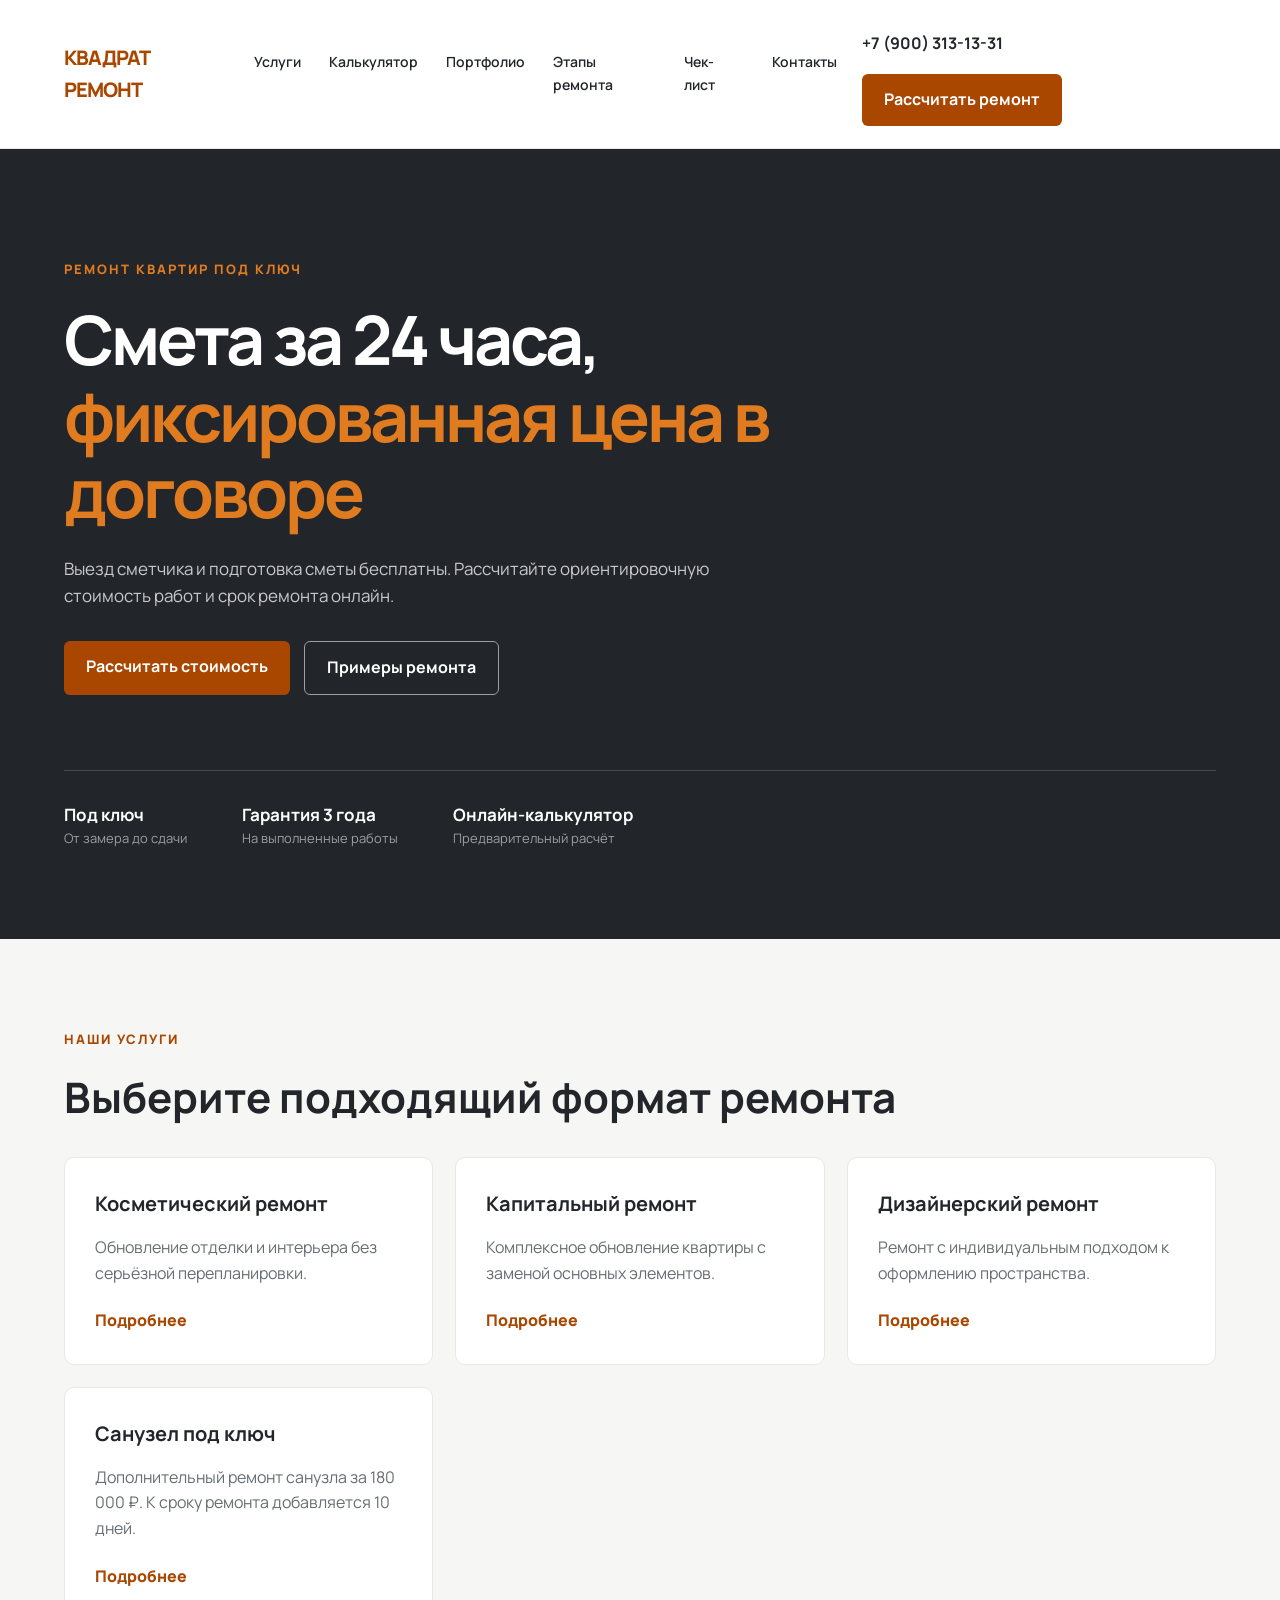
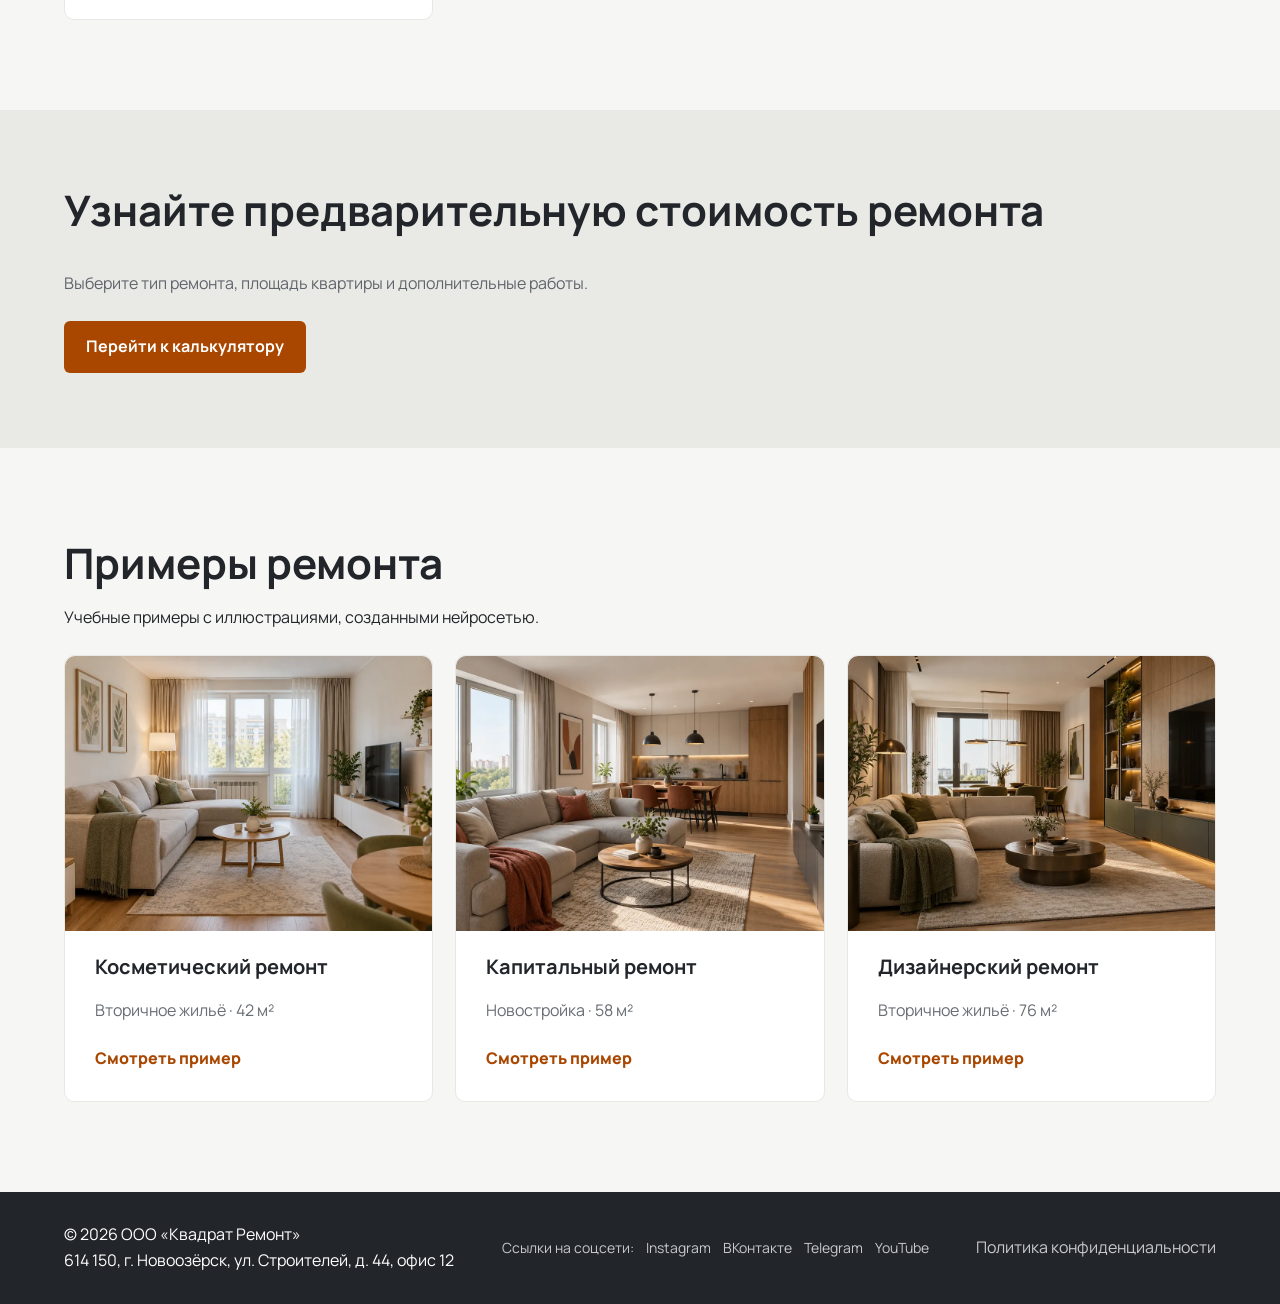
<file: index.html>
<!DOCTYPE html>
<html lang="ru">
<head>
  <!-- Google tag (gtag.js) -->
  <script async src="https://www.googletagmanager.com/gtag/js?id=G-MNWBR6TDY7"></script>
  <script>
    window.dataLayer = window.dataLayer || [];
    function gtag(){dataLayer.push(arguments);}
    gtag('js', new Date());
    gtag('config', 'G-MNWBR6TDY7');
  </script>

  <meta charset="UTF-8">
  <meta name="viewport" content="width=device-width, initial-scale=1.0">
  <meta name="description" content="Ремонт квартир под ключ. Рассчитайте стоимость и сроки ремонта с помощью калькулятора.">
  <link rel="icon" type="image/svg+xml" href="img/favicon.svg">
  <meta property="og:type" content="website">
  <meta property="og:locale" content="ru_RU">
  <meta property="og:site_name" content="Квадрат Ремонт">
  <meta property="og:title" content="Квадрат Ремонт - ремонт квартир под ключ">
  <meta property="og:description" content="Ремонт квартир под ключ. Рассчитайте стоимость и сроки ремонта с помощью калькулятора.">
  <meta property="og:image" content="https://tz-13-remont-kvadrat.vercel.app/img/og-cover.png">
  <meta property="og:image:type" content="image/png">
  <meta property="og:image:width" content="1200">
  <meta property="og:image:height" content="630">
  <meta property="og:image:alt" content="Квадрат Ремонт — ремонт квартир под ключ">
  <title>Квадрат Ремонт - ремонт квартир под ключ</title>
  <link rel="stylesheet" href="css/style.css">
</head>
<body>

  <header class="header">
    <div class="container header-inner">
      <a href="index.html" class="logo" aria-current="page">КВАДРАТ РЕМОНТ</a>

      <nav class="nav">
        <a href="services.html">Услуги</a>
        <a href="calculator.html">Калькулятор</a>
        <a href="portfolio.html">Портфолио</a>
        <a href="stages.html">Этапы ремонта</a>
        <a href="checklist.html">Чек-лист</a>
        <a href="contacts.html">Контакты</a>
      </nav>

      <div class="home-header-actions">
        <a href="tel:+79003131331" class="header-phone" data-contact-type="phone">+7 (900) 313-13-31</a>
        <a href="calculator.html" class="header-button">Рассчитать ремонт</a>
      </div>
    </div>
  </header>

  <main>
    <section class="hero">
      <div class="container hero-content">
        <p class="hero-label">РЕМОНТ КВАРТИР ПОД КЛЮЧ</p>

        <h1>
          Смета за 24 часа,
          <span>фиксированная цена в договоре</span>
        </h1>

        <p class="hero-description">
          Выезд сметчика и подготовка сметы бесплатны. Рассчитайте ориентировочную стоимость работ и срок ремонта онлайн.
        </p>

        <div class="hero-actions">
          <a href="calculator.html" class="button">
            Рассчитать стоимость
          </a>

          <a href="portfolio.html" class="button button-outline">
            Примеры ремонта
          </a>
        </div>

        <div class="hero-info">
          <div>
            <strong>Под ключ</strong>
            <span>От замера до сдачи</span>
          </div>

          <div>
            <strong>Гарантия 3 года</strong>
            <span>На выполненные работы</span>
          </div>

          <div>
            <strong>Онлайн-калькулятор</strong>
            <span>Предварительный расчёт</span>
          </div>
        </div>
      </div>
    </section>

    <section class="services-preview">
      <div class="container">
        <p class="section-label">НАШИ УСЛУГИ</p>
        <h2>Выберите подходящий формат ремонта</h2>

        <div class="service-cards">
          <article class="service-card">
            <h3>Косметический ремонт</h3>
            <p>Обновление отделки и интерьера без серьёзной перепланировки.</p>
            <a href="services.html" data-repair-type="cosmetic">Подробнее</a>
          </article>

          <article class="service-card">
            <h3>Капитальный ремонт</h3>
            <p>Комплексное обновление квартиры с заменой основных элементов.</p>
            <a href="services.html" data-repair-type="capital">Подробнее</a>
          </article>

          <article class="service-card">
            <h3>Дизайнерский ремонт</h3>
            <p>Ремонт с индивидуальным подходом к оформлению пространства.</p>
            <a href="services.html" data-repair-type="designer">Подробнее</a>
          </article>

          <article class="service-card">
            <h3>Санузел под ключ</h3>
            <p>Дополнительный ремонт санузла за 180 000 ₽. К сроку ремонта добавляется 10 дней.</p>
            <a href="services.html#bathroom" data-repair-type="bathroom">Подробнее</a>
          </article>
        </div>
      </div>
    </section>

    <section class="calculator-preview">
      <div class="container">
        <h2>Узнайте предварительную стоимость ремонта</h2>
        <p>Выберите тип ремонта, площадь квартиры и дополнительные работы.</p>
        <a href="calculator.html" class="button">
          Перейти к калькулятору
        </a>
      </div>
    </section>

    <section class="services-preview" aria-labelledby="home-projects-title">
      <div class="container">
        <h2 id="home-projects-title">Примеры ремонта</h2>
        <p class="home-projects-note">Учебные примеры с иллюстрациями, созданными нейросетью.</p>
        <div class="service-cards">
          <article class="service-card">
            <img class="portfolio-card-image" src="img/portfolio-demo-cosmetic.webp" alt="Визуализация косметического ремонта" loading="lazy">
            <h3>Косметический ремонт</h3>
            <p>Вторичное жильё · 42 м²</p>
            <a href="portfolio.html#project-demo-cosmetic" data-project-id="demo-cosmetic" data-repair-type="cosmetic" aria-label="Косметический ремонт в портфолио">Смотреть пример</a>
          </article>
          <article class="service-card">
            <img class="portfolio-card-image" src="img/portfolio-demo-capital.webp" alt="Визуализация капитального ремонта" loading="lazy">
            <h3>Капитальный ремонт</h3>
            <p>Новостройка · 58 м²</p>
            <a href="portfolio.html#project-demo-capital" data-project-id="demo-capital" data-repair-type="capital" aria-label="Капитальный ремонт в портфолио">Смотреть пример</a>
          </article>
          <article class="service-card">
            <img class="portfolio-card-image" src="img/portfolio-demo-designer.webp" alt="Визуализация дизайнерского ремонта" loading="lazy">
            <h3>Дизайнерский ремонт</h3>
            <p>Вторичное жильё · 76 м²</p>
            <a href="portfolio.html#project-demo-designer" data-project-id="demo-designer" data-repair-type="designer" aria-label="Дизайнерский ремонт в портфолио">Смотреть пример</a>
          </article>
        </div>
      </div>
    </section>
  </main>

  <footer class="footer">
    <div class="container">
      <p>© 2026 ООО «Квадрат Ремонт»<br>614 150, г. Новоозёрск, ул. Строителей, д. 44, офис 12</p>
      <div class="footer-social" aria-label="Демонстрационные ссылки на социальные сети">
        <span>Ссылки на соцсети:</span>
        <a href="https://www.instagram.com/kvadrat_remont_demo/" data-social="instagram" data-page-section="footer" target="_blank" rel="noopener noreferrer">Instagram</a>
        <a href="https://vk.com/kvadrat_remont_demo" data-social="vk" data-page-section="footer" target="_blank" rel="noopener noreferrer">ВКонтакте</a>
        <a href="https://t.me/kvadrat_sales" data-social="telegram" data-page-section="footer" target="_blank" rel="noopener noreferrer">Telegram</a>
        <a href="https://www.youtube.com/@kvadrat_remont_demo" data-social="youtube" data-page-section="footer" target="_blank" rel="noopener noreferrer">YouTube</a>
      </div>
      <a href="privacy.html">Политика конфиденциальности</a>
    </div>
  </footer>

  <script src="js/analytics.js"></script>
</body>
</html>
</file>
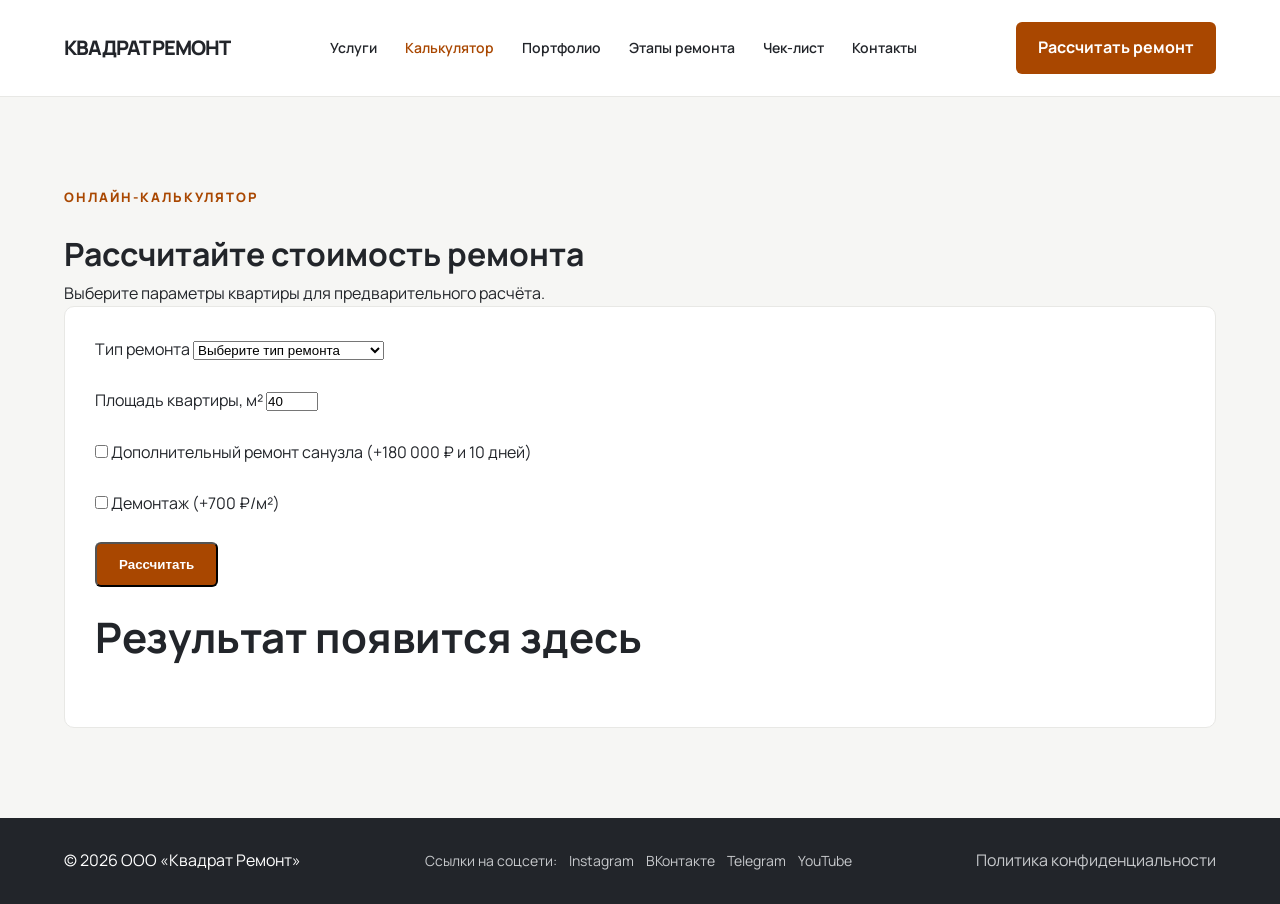
<file: calculator.html>
<!DOCTYPE html>
<html lang="ru">
<head>
  <!-- Google tag (gtag.js) -->
<script async src="https://www.googletagmanager.com/gtag/js?id=G-MNWBR6TDY7"></script>
<script>
  window.dataLayer = window.dataLayer || [];
  function gtag(){dataLayer.push(arguments);}
  gtag('js', new Date());
  gtag('config', 'G-MNWBR6TDY7');
</script>

  <meta charset="UTF-8">
  <meta name="viewport" content="width=device-width, initial-scale=1.0">
  <meta name="description" content="Рассчитайте предварительную стоимость и сроки ремонта квартиры.">
  <link rel="icon" type="image/svg+xml" href="img/favicon.svg">
  <meta property="og:type" content="website">
  <meta property="og:locale" content="ru_RU">
  <meta property="og:site_name" content="Квадрат Ремонт">
  <meta property="og:title" content="Калькулятор ремонта - Квадрат Ремонт">
  <meta property="og:description" content="Рассчитайте предварительную стоимость и сроки ремонта квартиры.">
  <meta property="og:image" content="https://tz-13-remont-kvadrat.vercel.app/img/og-cover.png">
  <meta property="og:image:type" content="image/png">
  <meta property="og:image:width" content="1200">
  <meta property="og:image:height" content="630">
  <meta property="og:image:alt" content="Квадрат Ремонт — ремонт квартир под ключ">
  <title>Калькулятор ремонта - Квадрат Ремонт</title>
  <link rel="stylesheet" href="css/style.css">
</head>
<body>

  <header class="header">
    <div class="container header-inner">
      <a href="index.html" class="logo">КВАДРАТ РЕМОНТ</a>
      <nav class="nav">
        <a href="services.html">Услуги</a>
        <a href="calculator.html" aria-current="page">Калькулятор</a>
        <a href="portfolio.html">Портфолио</a>
        <a href="stages.html">Этапы ремонта</a>
        <a href="checklist.html">Чек-лист</a>
        <a href="contacts.html">Контакты</a>
      </nav>
      <a href="calculator.html" class="header-button">Рассчитать ремонт</a>
    </div>
  </header>

  <main class="services-preview">
    <div class="container">
      <p class="section-label">ОНЛАЙН-КАЛЬКУЛЯТОР</p>
      <h1>Рассчитайте стоимость ремонта</h1>
      <p>Выберите параметры квартиры для предварительного расчёта.</p>

      <form id="calculator-form" class="service-card">
        <label for="repair-type">Тип ремонта</label>
        <select id="repair-type" required>
          <option value="" disabled selected>Выберите тип ремонта</option>
          <option value="4500">Косметический - 4 500 ₽/м²</option>
          <option value="9000">Капитальный - 9 000 ₽/м²</option>
          <option value="14000">Дизайнерский - 14 000 ₽/м²</option>
        </select>

        <br><br>

        <label for="area">Площадь квартиры, м²</label>
        <input id="area" type="number" min="10" max="300" value="40" required>

        <br><br>

        <label>
          <input id="bathroom" type="checkbox">
          Дополнительный ремонт санузла (+180 000 ₽ и 10 дней)
        </label>

        <br><br>

        <label>
          <input id="demolition" type="checkbox">
          Демонтаж (+700 ₽/м²)
        </label>

        <br><br>

        <button type="submit" class="button">Рассчитать</button>

        <div id="result" aria-live="polite" style="margin-top: 25px;">
          <h2>Результат появится здесь</h2>
        </div>
      </form>
    </div>
  </main>

  <footer class="footer">
    <div class="container">
      <p>© 2026 ООО «Квадрат Ремонт»</p>
      <div class="footer-social" aria-label="Демонстрационные ссылки на социальные сети">
        <span>Ссылки на соцсети:</span>
        <a href="https://www.instagram.com/kvadrat_remont_demo/" data-social="instagram" data-page-section="footer" target="_blank" rel="noopener noreferrer">Instagram</a>
        <a href="https://vk.com/kvadrat_remont_demo" data-social="vk" data-page-section="footer" target="_blank" rel="noopener noreferrer">ВКонтакте</a>
        <a href="https://t.me/kvadrat_sales" data-social="telegram" data-page-section="footer" target="_blank" rel="noopener noreferrer">Telegram</a>
        <a href="https://www.youtube.com/@kvadrat_remont_demo" data-social="youtube" data-page-section="footer" target="_blank" rel="noopener noreferrer">YouTube</a>
      </div>
      <a href="privacy.html">Политика конфиденциальности</a>
    </div>
  </footer>
  
  <script src="js/analytics.js"></script>
  <script src="js/calculator.js"></script>
</body>
</html>
</file>
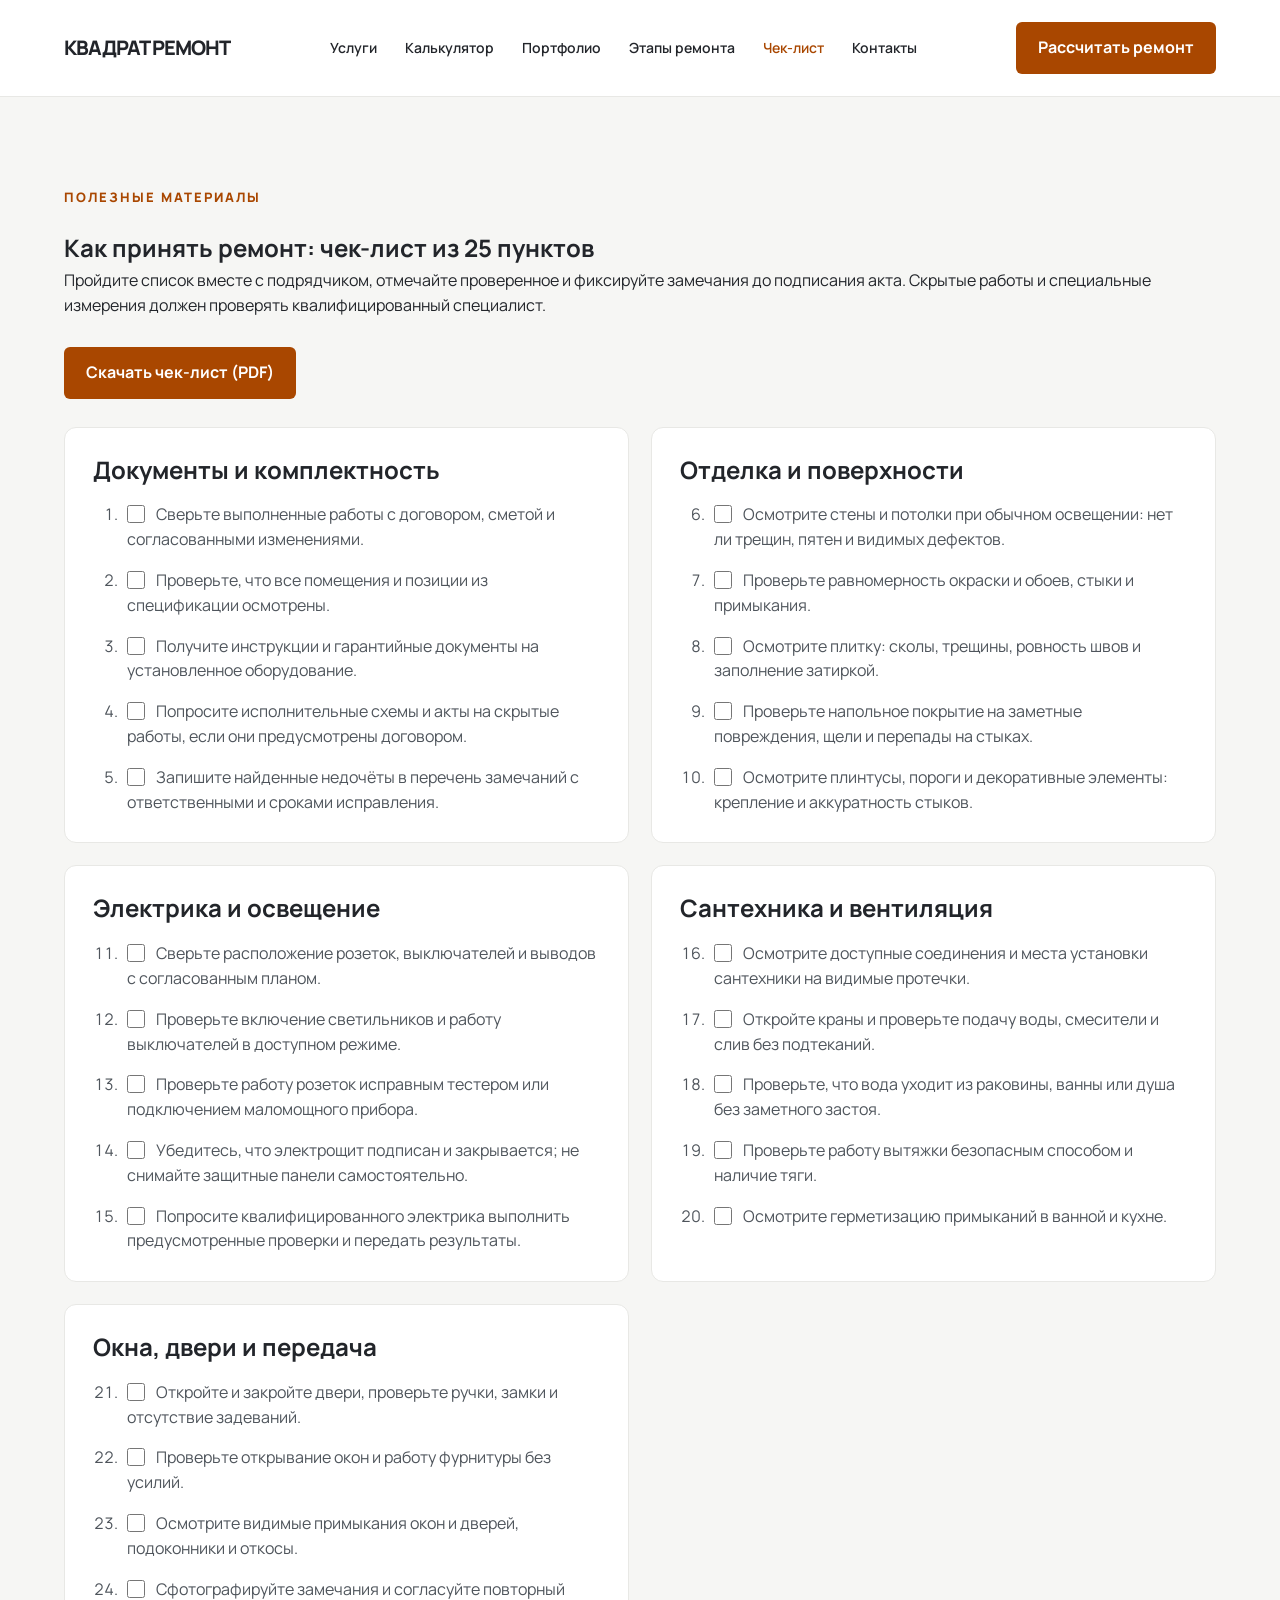
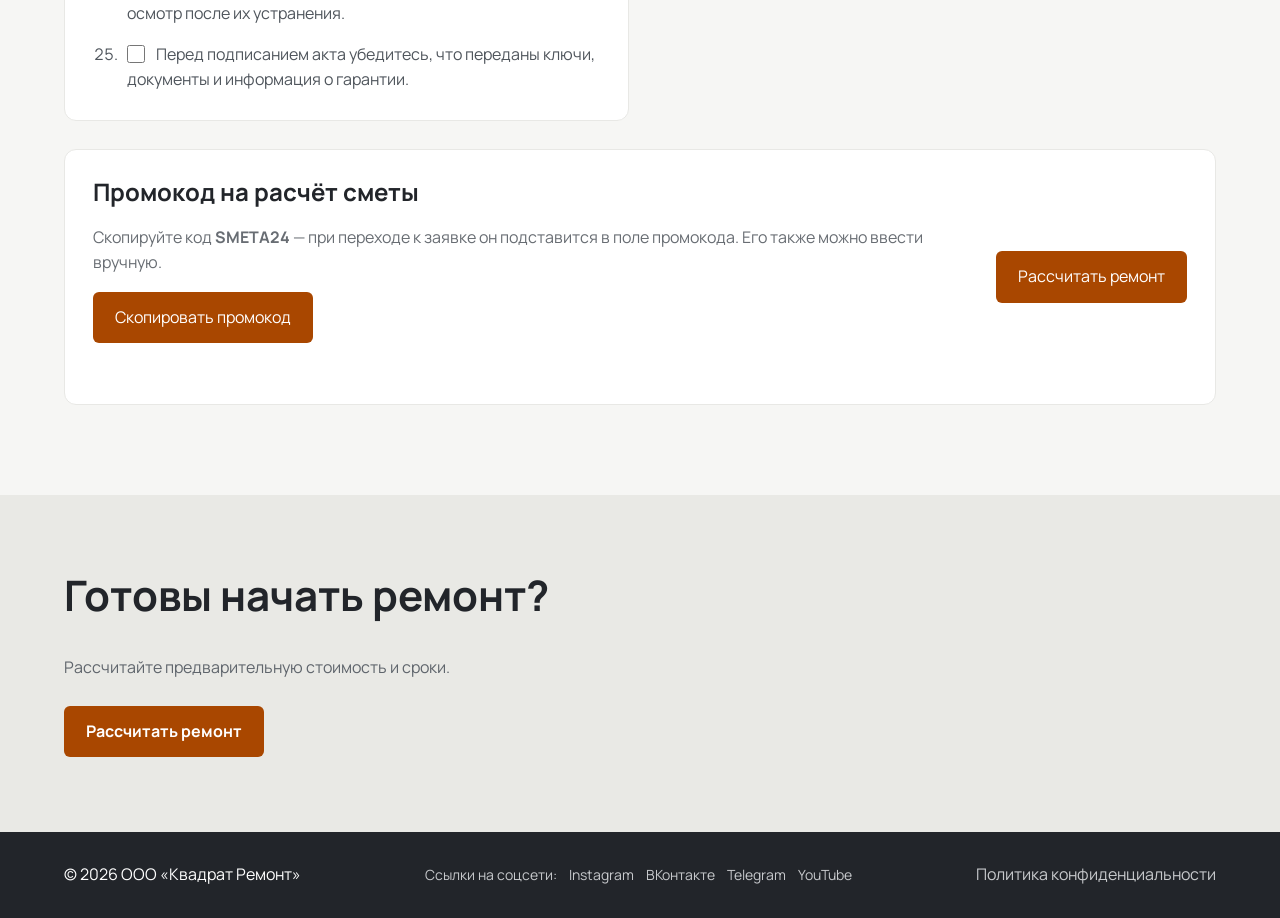
<file: checklist.html>
<!DOCTYPE html>
<html lang="ru">
<head>
  <!-- Google tag (gtag.js) -->
<script async src="https://www.googletagmanager.com/gtag/js?id=G-MNWBR6TDY7"></script>
<script>
  window.dataLayer = window.dataLayer || [];
  function gtag(){dataLayer.push(arguments);}
  gtag('js', new Date());
  gtag('config', 'G-MNWBR6TDY7');
</script>
  <meta charset="UTF-8">
  <meta name="viewport" content="width=device-width, initial-scale=1.0">
  <meta name="description" content="Чек-лист из 25 пунктов для приёмки ремонта квартиры.">
  <link rel="icon" type="image/svg+xml" href="img/favicon.svg">
  <meta property="og:type" content="website">
  <meta property="og:locale" content="ru_RU">
  <meta property="og:site_name" content="Квадрат Ремонт">
  <meta property="og:title" content="Как принять ремонт: чек-лист из 25 пунктов - Квадрат Ремонт">
  <meta property="og:description" content="Чек-лист из 25 пунктов для приёмки ремонта квартиры.">
  <meta property="og:image" content="https://tz-13-remont-kvadrat.vercel.app/img/og-cover.png">
  <meta property="og:image:type" content="image/png">
  <meta property="og:image:width" content="1200">
  <meta property="og:image:height" content="630">
  <meta property="og:image:alt" content="Квадрат Ремонт — ремонт квартир под ключ">
  <title>Как принять ремонт: чек-лист из 25 пунктов - Квадрат Ремонт</title>
  <link rel="stylesheet" href="css/style.css">
</head>
<body>

  <header class="header">
    <div class="container header-inner">
      <a href="index.html" class="logo">КВАДРАТ РЕМОНТ</a>
      <nav class="nav">
        <a href="services.html">Услуги</a>
        <a href="calculator.html">Калькулятор</a>
        <a href="portfolio.html">Портфолио</a>
        <a href="stages.html">Этапы ремонта</a>
        <a href="checklist.html" aria-current="page">Чек-лист</a>
        <a href="contacts.html">Контакты</a>
      </nav>
      <a href="calculator.html" class="header-button">Рассчитать ремонт</a>
    </div>
  </header>

  <main>
    <section class="services-preview">
      <div class="container">
        <p class="section-label">ПОЛЕЗНЫЕ МАТЕРИАЛЫ</p>
        <h1>Как принять ремонт: чек-лист из 25 пунктов</h1>
        <p>Пройдите список вместе с подрядчиком, отмечайте проверенное и фиксируйте замечания до подписания акта. Скрытые работы и специальные измерения должен проверять квалифицированный специалист.</p>

        <div class="checklist-actions">
          <a class="button" href="files/checklist-priemka-25-points.pdf" download>Скачать чек-лист (PDF)</a>
        </div>

        <div class="checklist-groups">
          <article class="checklist-group">
            <h2>Документы и комплектность</h2>
            <ol>
              <li><label><input type="checkbox"> Сверьте выполненные работы с договором, сметой и согласованными изменениями.</label></li>
              <li><label><input type="checkbox"> Проверьте, что все помещения и позиции из спецификации осмотрены.</label></li>
              <li><label><input type="checkbox"> Получите инструкции и гарантийные документы на установленное оборудование.</label></li>
              <li><label><input type="checkbox"> Попросите исполнительные схемы и акты на скрытые работы, если они предусмотрены договором.</label></li>
              <li><label><input type="checkbox"> Запишите найденные недочёты в перечень замечаний с ответственными и сроками исправления.</label></li>
            </ol>
          </article>

          <article class="checklist-group">
            <h2>Отделка и поверхности</h2>
            <ol start="6">
              <li><label><input type="checkbox"> Осмотрите стены и потолки при обычном освещении: нет ли трещин, пятен и видимых дефектов.</label></li>
              <li><label><input type="checkbox"> Проверьте равномерность окраски и обоев, стыки и примыкания.</label></li>
              <li><label><input type="checkbox"> Осмотрите плитку: сколы, трещины, ровность швов и заполнение затиркой.</label></li>
              <li><label><input type="checkbox"> Проверьте напольное покрытие на заметные повреждения, щели и перепады на стыках.</label></li>
              <li><label><input type="checkbox"> Осмотрите плинтусы, пороги и декоративные элементы: крепление и аккуратность стыков.</label></li>
            </ol>
          </article>

          <article class="checklist-group">
            <h2>Электрика и освещение</h2>
            <ol start="11">
              <li><label><input type="checkbox"> Сверьте расположение розеток, выключателей и выводов с согласованным планом.</label></li>
              <li><label><input type="checkbox"> Проверьте включение светильников и работу выключателей в доступном режиме.</label></li>
              <li><label><input type="checkbox"> Проверьте работу розеток исправным тестером или подключением маломощного прибора.</label></li>
              <li><label><input type="checkbox"> Убедитесь, что электрощит подписан и закрывается; не снимайте защитные панели самостоятельно.</label></li>
              <li><label><input type="checkbox"> Попросите квалифицированного электрика выполнить предусмотренные проверки и передать результаты.</label></li>
            </ol>
          </article>

          <article class="checklist-group">
            <h2>Сантехника и вентиляция</h2>
            <ol start="16">
              <li><label><input type="checkbox"> Осмотрите доступные соединения и места установки сантехники на видимые протечки.</label></li>
              <li><label><input type="checkbox"> Откройте краны и проверьте подачу воды, смесители и слив без подтеканий.</label></li>
              <li><label><input type="checkbox"> Проверьте, что вода уходит из раковины, ванны или душа без заметного застоя.</label></li>
              <li><label><input type="checkbox"> Проверьте работу вытяжки безопасным способом и наличие тяги.</label></li>
              <li><label><input type="checkbox"> Осмотрите герметизацию примыканий в ванной и кухне.</label></li>
            </ol>
          </article>

          <article class="checklist-group">
            <h2>Окна, двери и передача</h2>
            <ol start="21">
              <li><label><input type="checkbox"> Откройте и закройте двери, проверьте ручки, замки и отсутствие задеваний.</label></li>
              <li><label><input type="checkbox"> Проверьте открывание окон и работу фурнитуры без усилий.</label></li>
              <li><label><input type="checkbox"> Осмотрите видимые примыкания окон и дверей, подоконники и откосы.</label></li>
              <li><label><input type="checkbox"> Сфотографируйте замечания и согласуйте повторный осмотр после их устранения.</label></li>
              <li><label><input type="checkbox"> Перед подписанием акта убедитесь, что переданы ключи, документы и информация о гарантии.</label></li>
            </ol>
          </article>
        </div>

        <aside class="checklist-promo" aria-labelledby="promo-title">
          <div>
            <h2 id="promo-title">Промокод на расчёт сметы</h2>
            <p>Скопируйте код <strong>SMETA24</strong> — при переходе к заявке он подставится в поле промокода. Его также можно ввести вручную.</p>
            <button class="button" type="button" data-event="promo_copy" data-promo-code="SMETA24" aria-describedby="promo-copy-status">Скопировать промокод</button>
            <p id="promo-copy-status" class="checklist-status" aria-live="polite"></p>
          </div>
          <a class="button" href="calculator.html">Рассчитать ремонт</a>
        </aside>
      </div>
    </section>

    <section class="calculator-preview">
      <div class="container">
        <h2>Готовы начать ремонт?</h2>
        <p>Рассчитайте предварительную стоимость и сроки.</p>
        <a href="calculator.html" class="button">Рассчитать ремонт</a>
      </div>
    </section>
  </main>

  <footer class="footer">
    <div class="container">
      <p>© 2026 ООО «Квадрат Ремонт»</p>
      <div class="footer-social" aria-label="Демонстрационные ссылки на социальные сети">
        <span>Ссылки на соцсети:</span>
        <a href="https://www.instagram.com/kvadrat_remont_demo/" data-social="instagram" data-page-section="footer" target="_blank" rel="noopener noreferrer">Instagram</a>
        <a href="https://vk.com/kvadrat_remont_demo" data-social="vk" data-page-section="footer" target="_blank" rel="noopener noreferrer">ВКонтакте</a>
        <a href="https://t.me/kvadrat_sales" data-social="telegram" data-page-section="footer" target="_blank" rel="noopener noreferrer">Telegram</a>
        <a href="https://www.youtube.com/@kvadrat_remont_demo" data-social="youtube" data-page-section="footer" target="_blank" rel="noopener noreferrer">YouTube</a>
      </div>
      <a href="privacy.html">Политика конфиденциальности</a>
    </div>
  </footer>

  <script src="js/analytics.js"></script>
</body>
</html>
</file>
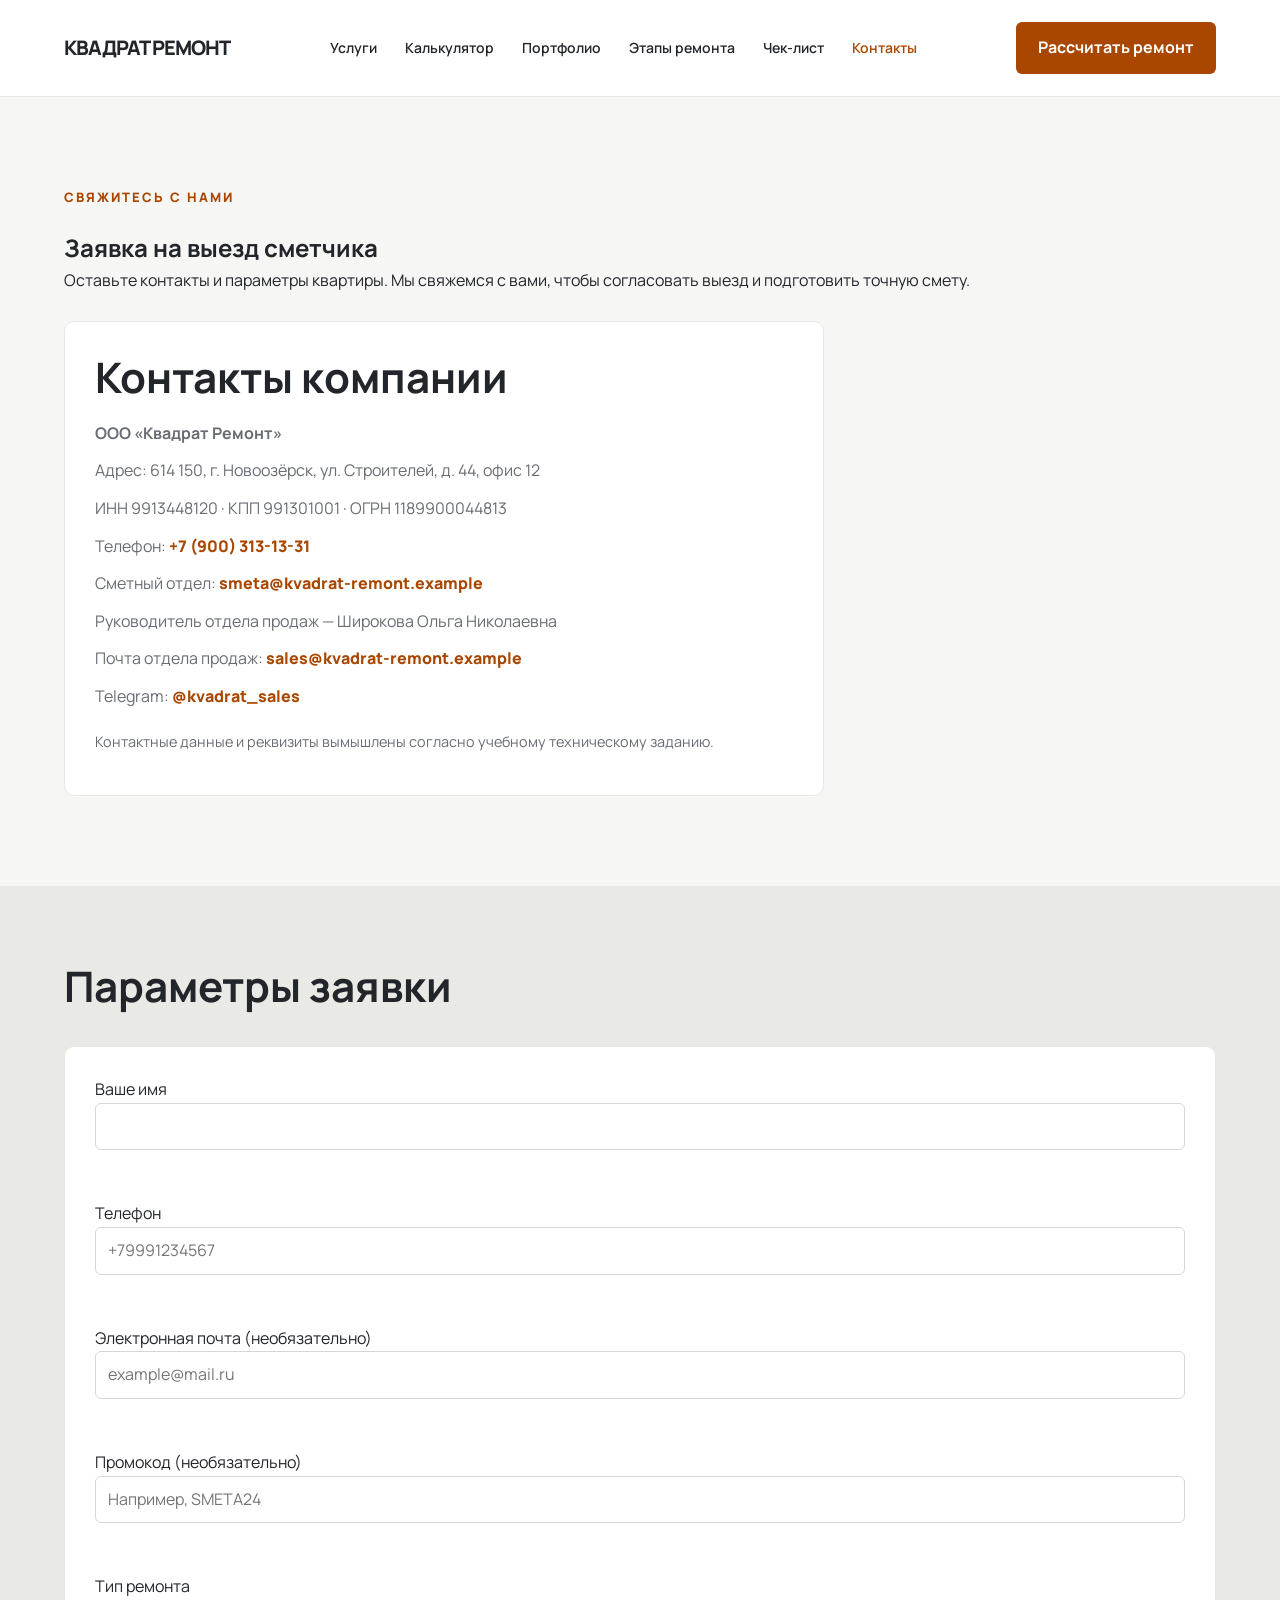
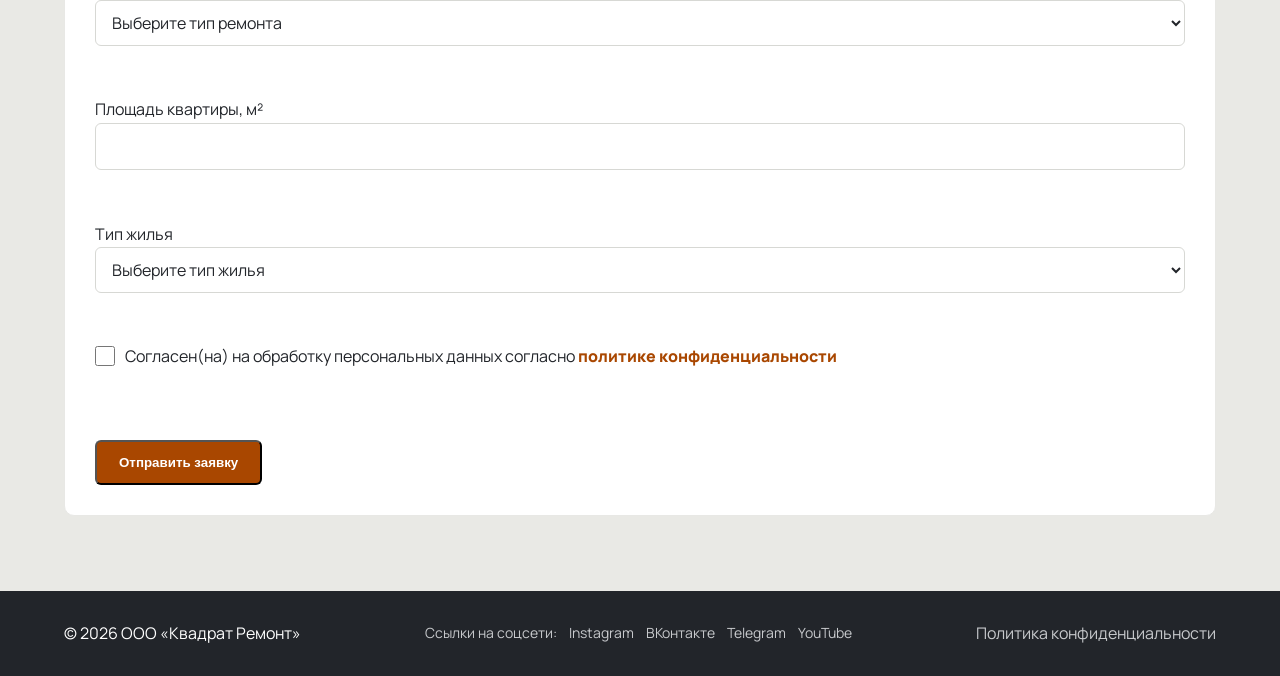
<file: contacts.html>
<!DOCTYPE html>
<html lang="ru">
<head>
  <!-- Google tag (gtag.js) -->
  <script async src="https://www.googletagmanager.com/gtag/js?id=G-MNWBR6TDY7"></script>
  <script>
    window.dataLayer = window.dataLayer || [];
    function gtag(){dataLayer.push(arguments);}
    gtag('js', new Date());
    gtag('config', 'G-MNWBR6TDY7');
  </script>
  <meta charset="UTF-8">
  <meta name="viewport" content="width=device-width, initial-scale=1.0">
  <meta name="description" content="Контактная информация компании Квадрат Ремонт.">
  <link rel="icon" type="image/svg+xml" href="img/favicon.svg">
  <meta property="og:type" content="website">
  <meta property="og:locale" content="ru_RU">
  <meta property="og:site_name" content="Квадрат Ремонт">
  <meta property="og:title" content="Контакты - Квадрат Ремонт">
  <meta property="og:description" content="Контактная информация компании Квадрат Ремонт.">
  <meta property="og:image" content="https://tz-13-remont-kvadrat.vercel.app/img/og-cover.png">
  <meta property="og:image:type" content="image/png">
  <meta property="og:image:width" content="1200">
  <meta property="og:image:height" content="630">
  <meta property="og:image:alt" content="Квадрат Ремонт — ремонт квартир под ключ">
  <title>Контакты - Квадрат Ремонт</title>
  <link rel="stylesheet" href="css/style.css">
</head>
<body>
  <header class="header">
    <div class="container header-inner">
      <a href="index.html" class="logo">КВАДРАТ РЕМОНТ</a>
      <nav class="nav">
        <a href="services.html">Услуги</a>
        <a href="calculator.html">Калькулятор</a>
        <a href="portfolio.html">Портфолио</a>
        <a href="stages.html">Этапы ремонта</a>
        <a href="checklist.html">Чек-лист</a>
        <a href="contacts.html" aria-current="page">Контакты</a>
      </nav>
      <a href="calculator.html" class="header-button">Рассчитать ремонт</a>
    </div>
  </header>

  <main>
    <section class="services-preview">
      <div class="container">
        <p class="section-label">СВЯЖИТЕСЬ С НАМИ</p>
        <h1>Заявка на выезд сметчика</h1>
        <p>Оставьте контакты и параметры квартиры. Мы свяжемся с вами, чтобы согласовать выезд и подготовить точную смету.</p>
        <article class="service-card contact-details">
          <h2>Контакты компании</h2>
          <p><strong>ООО «Квадрат Ремонт»</strong></p>
          <p>Адрес: 614 150, г. Новоозёрск, ул. Строителей, д. 44, офис 12</p>
          <p>ИНН 9913448120 · КПП 991301001 · ОГРН 1189900044813</p>
          <p>Телефон: <a href="tel:+79003131331" data-contact-type="phone">+7 (900) 313-13-31</a></p>
          <p>Сметный отдел: <a href="mailto:smeta@kvadrat-remont.example" data-contact-type="email">smeta@kvadrat-remont.example</a></p>
          <p>Руководитель отдела продаж — Широкова Ольга Николаевна</p>
          <p>Почта отдела продаж: <a href="mailto:sales@kvadrat-remont.example" data-contact-type="email">sales@kvadrat-remont.example</a></p>
          <p>Telegram: <a href="https://t.me/kvadrat_sales" data-messenger="telegram" target="_blank" rel="noopener noreferrer">@kvadrat_sales</a></p>
          <p class="demo-contact-note">Контактные данные и реквизиты вымышлены согласно учебному техническому заданию.</p>
        </article>
      </div>
    </section>

    <section class="calculator-preview">
      <div class="container">
        <h2>Параметры заявки</h2>
        <form id="lead-form" class="service-card">
          <input type="hidden" name="request_id" id="request-id">
          <input type="hidden" name="utm_source" id="utm-source">
          <input type="hidden" name="utm_medium" id="utm-medium">
          <input type="hidden" name="utm_campaign" id="utm-campaign">
          <input type="hidden" name="utm_content" id="utm-content">

          <label for="name">Ваше имя</label><br>
          <input type="text" id="name" name="name" minlength="2" maxlength="60" autocomplete="name" required>
          <br><br>

          <label for="phone">Телефон</label><br>
          <input type="tel" id="phone" name="phone" inputmode="tel" autocomplete="tel" placeholder="+79991234567" pattern="\+7[0-9]{10}" title="Введите номер в формате +7 и ещё 10 цифр" required>
          <br><br>

          <label for="email">Электронная почта (необязательно)</label><br>
          <input type="email" id="email" name="email" autocomplete="email" placeholder="example@mail.ru">
          <br><br>

          <label for="promo-code">Промокод (необязательно)</label><br>
          <input type="text" id="promo-code" name="promo_code" maxlength="20" autocomplete="off" placeholder="Например, SMETA24">
          <br><br>

          <label for="repair-type">Тип ремонта</label><br>
          <select id="repair-type" name="repair_type" required>
            <option value="">Выберите тип ремонта</option>
            <option value="cosmetic">Косметический</option>
            <option value="capital">Капитальный</option>
            <option value="designer">Дизайнерский</option>
            <option value="bathroom">Ремонт санузла</option>
          </select>
          <br><br>

          <label for="area">Площадь квартиры, м²</label><br>
          <input type="number" id="area" name="area_m2" min="10" max="300" step="0.1" inputmode="decimal" required>
          <br><br>

          <label for="object-type">Тип жилья</label><br>
          <select id="object-type" name="object_type" required>
            <option value="">Выберите тип жилья</option>
            <option value="new_build">Новостройка</option>
            <option value="secondary">Вторичное жильё</option>
          </select>
          <br><br>

          <label class="consent-label">
            <input type="checkbox" id="consent" name="consent" required>
            <span>Согласен(на) на обработку персональных данных согласно <a href="privacy.html">политике конфиденциальности</a></span>
          </label>
          <br><br>

          <button type="submit" class="button">Отправить заявку</button>
          <p id="form-message" role="status" aria-live="polite"></p>
        </form>
      </div>
    </section>
  </main>

  <footer class="footer">
    <div class="container">
      <p>© 2026 ООО «Квадрат Ремонт»</p>
      <div class="footer-social" aria-label="Демонстрационные ссылки на социальные сети">
        <span>Ссылки на соцсети:</span>
        <a href="https://www.instagram.com/kvadrat_remont_demo/" data-social="instagram" data-page-section="footer" target="_blank" rel="noopener noreferrer">Instagram</a>
        <a href="https://vk.com/kvadrat_remont_demo" data-social="vk" data-page-section="footer" target="_blank" rel="noopener noreferrer">ВКонтакте</a>
        <a href="https://t.me/kvadrat_sales" data-social="telegram" data-page-section="footer" target="_blank" rel="noopener noreferrer">Telegram</a>
        <a href="https://www.youtube.com/@kvadrat_remont_demo" data-social="youtube" data-page-section="footer" target="_blank" rel="noopener noreferrer">YouTube</a>
      </div>
      <a href="privacy.html">Политика конфиденциальности</a>
    </div>
  </footer>

  <script src="js/analytics.js"></script>
  <script src="js/config.js"></script>
  <script src="js/contact.js"></script>
</body>
</html>
</file>
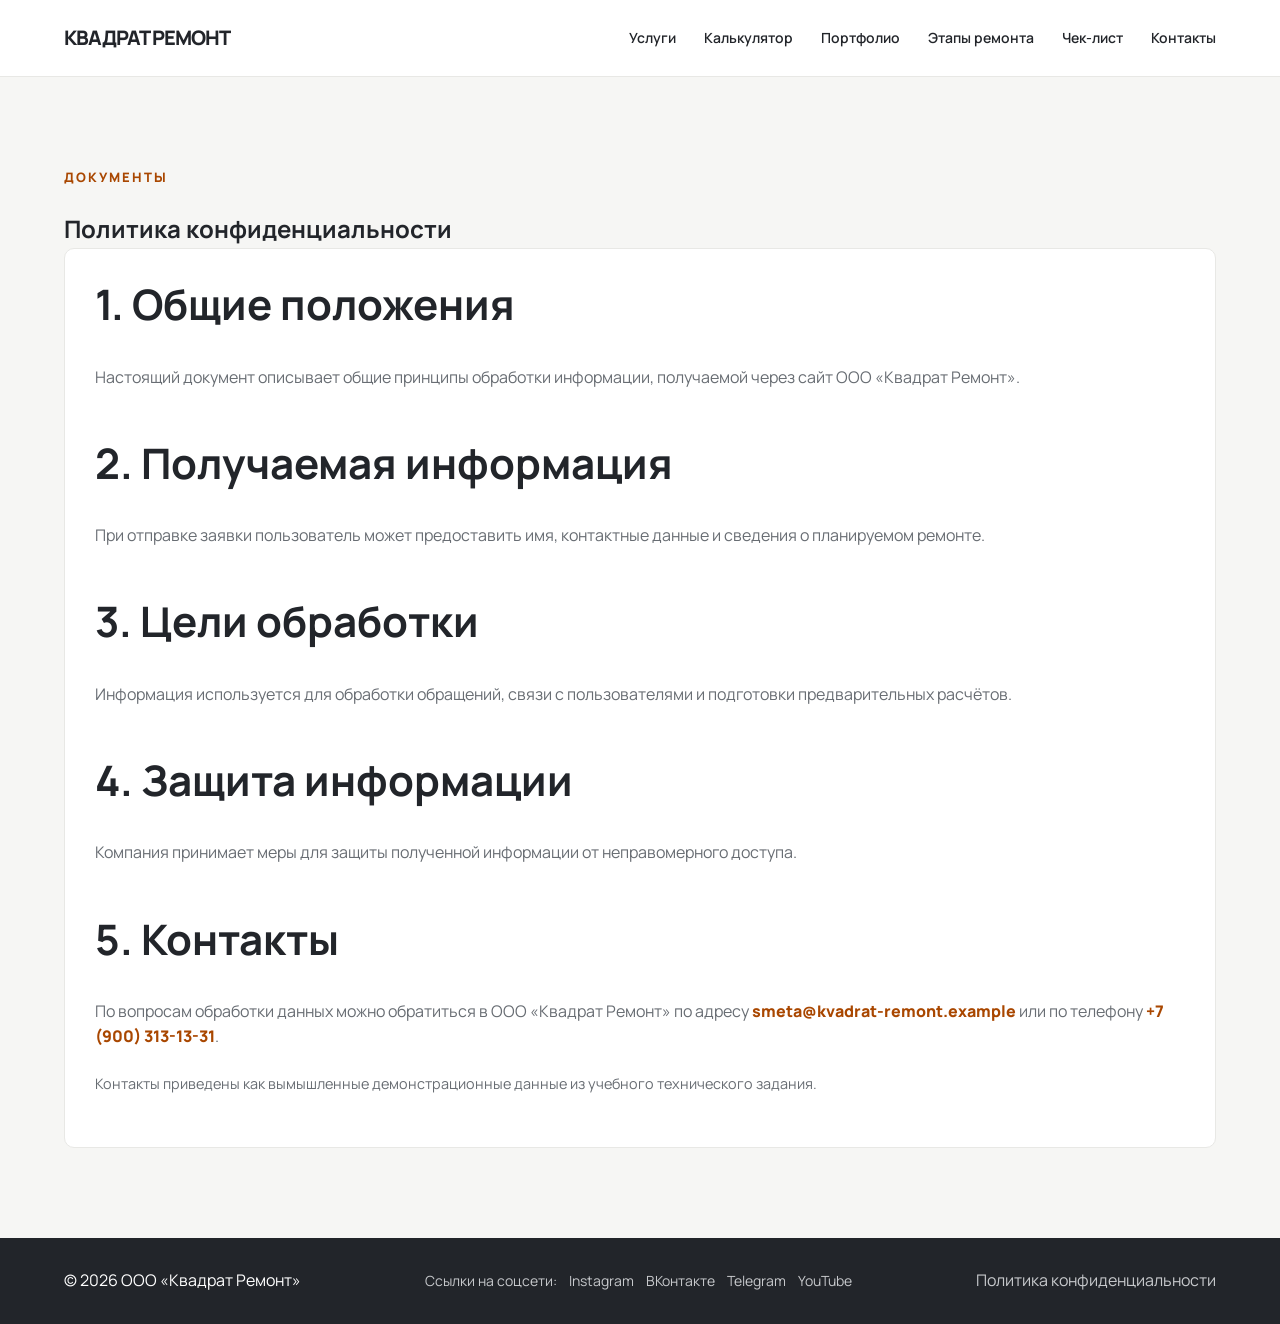
<file: privacy.html>
<!DOCTYPE html>
<html lang="ru">
<head>
  <!-- Google tag (gtag.js) -->
<script async src="https://www.googletagmanager.com/gtag/js?id=G-MNWBR6TDY7"></script>
<script>
  window.dataLayer = window.dataLayer || [];
  function gtag(){dataLayer.push(arguments);}
  gtag('js', new Date());
  gtag('config', 'G-MNWBR6TDY7');
</script>

  <meta charset="UTF-8">
  <meta name="viewport" content="width=device-width, initial-scale=1.0">
  <meta name="description" content="Политика конфиденциальности сайта Квадрат Ремонт.">
  <link rel="icon" type="image/svg+xml" href="img/favicon.svg">
  <meta property="og:type" content="website">
  <meta property="og:locale" content="ru_RU">
  <meta property="og:site_name" content="Квадрат Ремонт">
  <meta property="og:title" content="Политика конфиденциальности - Квадрат Ремонт">
  <meta property="og:description" content="Политика конфиденциальности сайта Квадрат Ремонт.">
  <meta property="og:image" content="https://tz-13-remont-kvadrat.vercel.app/img/og-cover.png">
  <meta property="og:image:type" content="image/png">
  <meta property="og:image:width" content="1200">
  <meta property="og:image:height" content="630">
  <meta property="og:image:alt" content="Квадрат Ремонт — ремонт квартир под ключ">
  <title>Политика конфиденциальности - Квадрат Ремонт</title>
  <link rel="stylesheet" href="css/style.css">
</head>
<body>

  <header class="header">
    <div class="container header-inner">
      <a href="index.html" class="logo">КВАДРАТ РЕМОНТ</a>
      <nav class="nav">
        <a href="services.html">Услуги</a>
        <a href="calculator.html">Калькулятор</a>
        <a href="portfolio.html">Портфолио</a>
        <a href="stages.html">Этапы ремонта</a>
        <a href="checklist.html">Чек-лист</a>
        <a href="contacts.html">Контакты</a>
      </nav>
    </div>
  </header>

  <main>
    <section class="services-preview">
      <div class="container">
        <p class="section-label">ДОКУМЕНТЫ</p>
        <h1>Политика конфиденциальности</h1>

        <article class="service-card">
          <h2>1. Общие положения</h2>
          <p>Настоящий документ описывает общие принципы обработки информации, получаемой через сайт ООО «Квадрат Ремонт».</p>

          <br>

          <h2>2. Получаемая информация</h2>
          <p>При отправке заявки пользователь может предоставить имя, контактные данные и сведения о планируемом ремонте.</p>

          <br>

          <h2>3. Цели обработки</h2>
          <p>Информация используется для обработки обращений, связи с пользователями и подготовки предварительных расчётов.</p>

          <br>

          <h2>4. Защита информации</h2>
          <p>Компания принимает меры для защиты полученной информации от неправомерного доступа.</p>

          <br>

          <h2>5. Контакты</h2>
          <p>По вопросам обработки данных можно обратиться в ООО «Квадрат Ремонт» по адресу <a href="mailto:smeta@kvadrat-remont.example">smeta@kvadrat-remont.example</a> или по телефону <a href="tel:+79003131331">+7 (900) 313-13-31</a>.</p>
          <p class="demo-contact-note">Контакты приведены как вымышленные демонстрационные данные из учебного технического задания.</p>
        </article>
      </div>
    </section>
  </main>

  <footer class="footer">
    <div class="container">
      <p>© 2026 ООО «Квадрат Ремонт»</p>
      <div class="footer-social" aria-label="Демонстрационные ссылки на социальные сети">
        <span>Ссылки на соцсети:</span>
        <a href="https://www.instagram.com/kvadrat_remont_demo/" data-social="instagram" data-page-section="footer" target="_blank" rel="noopener noreferrer">Instagram</a>
        <a href="https://vk.com/kvadrat_remont_demo" data-social="vk" data-page-section="footer" target="_blank" rel="noopener noreferrer">ВКонтакте</a>
        <a href="https://t.me/kvadrat_sales" data-social="telegram" data-page-section="footer" target="_blank" rel="noopener noreferrer">Telegram</a>
        <a href="https://www.youtube.com/@kvadrat_remont_demo" data-social="youtube" data-page-section="footer" target="_blank" rel="noopener noreferrer">YouTube</a>
      </div>
      <a href="privacy.html">Политика конфиденциальности</a>
    </div>
  </footer>

  <script src="js/analytics.js"></script>
</body>
</html>
</file>
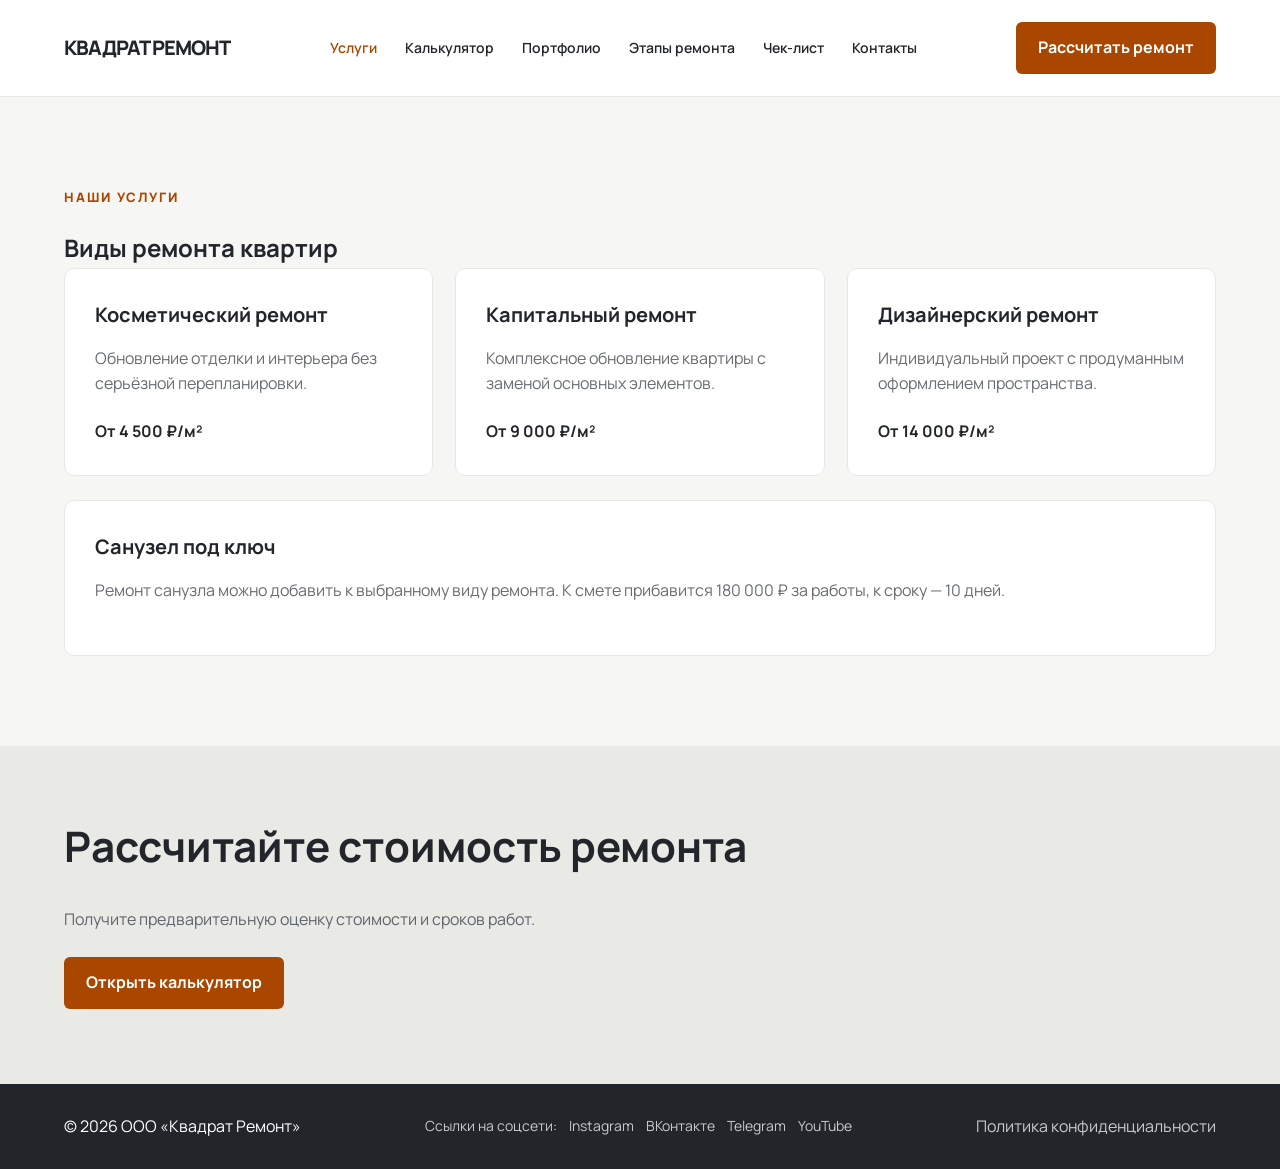
<file: services.html>
<!DOCTYPE html>
<html lang="ru">
<head>
  <!-- Google tag (gtag.js) -->
<script async src="https://www.googletagmanager.com/gtag/js?id=G-MNWBR6TDY7"></script>
<script>
  window.dataLayer = window.dataLayer || [];
  function gtag(){dataLayer.push(arguments);}
  gtag('js', new Date());
  gtag('config', 'G-MNWBR6TDY7');
</script>

  <meta charset="UTF-8">
  <meta name="viewport" content="width=device-width, initial-scale=1.0">
  <meta name="description" content="Услуги по ремонту квартир от компании Квадрат Ремонт.">
  <link rel="icon" type="image/svg+xml" href="img/favicon.svg">
  <meta property="og:type" content="website">
  <meta property="og:locale" content="ru_RU">
  <meta property="og:site_name" content="Квадрат Ремонт">
  <meta property="og:title" content="Услуги - Квадрат Ремонт">
  <meta property="og:description" content="Услуги по ремонту квартир от компании Квадрат Ремонт.">
  <meta property="og:image" content="https://tz-13-remont-kvadrat.vercel.app/img/og-cover.png">
  <meta property="og:image:type" content="image/png">
  <meta property="og:image:width" content="1200">
  <meta property="og:image:height" content="630">
  <meta property="og:image:alt" content="Квадрат Ремонт — ремонт квартир под ключ">
  <title>Услуги - Квадрат Ремонт</title>
  <link rel="stylesheet" href="css/style.css">
</head>
<body>

  <header class="header">
    <div class="container header-inner">
      <a href="index.html" class="logo">КВАДРАТ РЕМОНТ</a>
      <nav class="nav">
        <a href="services.html" aria-current="page">Услуги</a>
        <a href="calculator.html">Калькулятор</a>
        <a href="portfolio.html">Портфолио</a>
        <a href="stages.html">Этапы ремонта</a>
        <a href="checklist.html">Чек-лист</a>
        <a href="contacts.html">Контакты</a>
      </nav>
      <a href="calculator.html" class="header-button">Рассчитать ремонт</a>
    </div>
  </header>

  <main>
    <section class="services-preview">
      <div class="container">
        <p class="section-label">НАШИ УСЛУГИ</p>
        <h1>Виды ремонта квартир</h1>

        <div class="service-cards">
          <article class="service-card">
            <h3>Косметический ремонт</h3>
            <p>Обновление отделки и интерьера без серьёзной перепланировки.</p>
            <strong>От 4 500 ₽/м²</strong>
          </article>

          <article class="service-card">
            <h3>Капитальный ремонт</h3>
            <p>Комплексное обновление квартиры с заменой основных элементов.</p>
            <strong>От 9 000 ₽/м²</strong>
          </article>

          <article class="service-card">
            <h3>Дизайнерский ремонт</h3>
            <p>Индивидуальный проект с продуманным оформлением пространства.</p>
            <strong>От 14 000 ₽/м²</strong>
          </article>
        </div>

        <article class="service-card bathroom-service" id="bathroom">
          <h3>Санузел под ключ</h3>
          <p>Ремонт санузла можно добавить к выбранному виду ремонта. К смете прибавится 180 000 ₽ за работы, к сроку — 10 дней.</p>
        </article>
      </div>
    </section>

    <section class="calculator-preview">
      <div class="container">
        <h2>Рассчитайте стоимость ремонта</h2>
        <p>Получите предварительную оценку стоимости и сроков работ.</p>
        <a href="calculator.html" class="button">Открыть калькулятор</a>
      </div>
    </section>
  </main>

  <footer class="footer">
    <div class="container">
      <p>© 2026 ООО «Квадрат Ремонт»</p>
      <div class="footer-social" aria-label="Демонстрационные ссылки на социальные сети">
        <span>Ссылки на соцсети:</span>
        <a href="https://www.instagram.com/kvadrat_remont_demo/" data-social="instagram" data-page-section="footer" target="_blank" rel="noopener noreferrer">Instagram</a>
        <a href="https://vk.com/kvadrat_remont_demo" data-social="vk" data-page-section="footer" target="_blank" rel="noopener noreferrer">ВКонтакте</a>
        <a href="https://t.me/kvadrat_sales" data-social="telegram" data-page-section="footer" target="_blank" rel="noopener noreferrer">Telegram</a>
        <a href="https://www.youtube.com/@kvadrat_remont_demo" data-social="youtube" data-page-section="footer" target="_blank" rel="noopener noreferrer">YouTube</a>
      </div>
      <a href="privacy.html">Политика конфиденциальности</a>
    </div>
  </footer>

  <script src="js/analytics.js"></script>
</body>
</html>
</file>
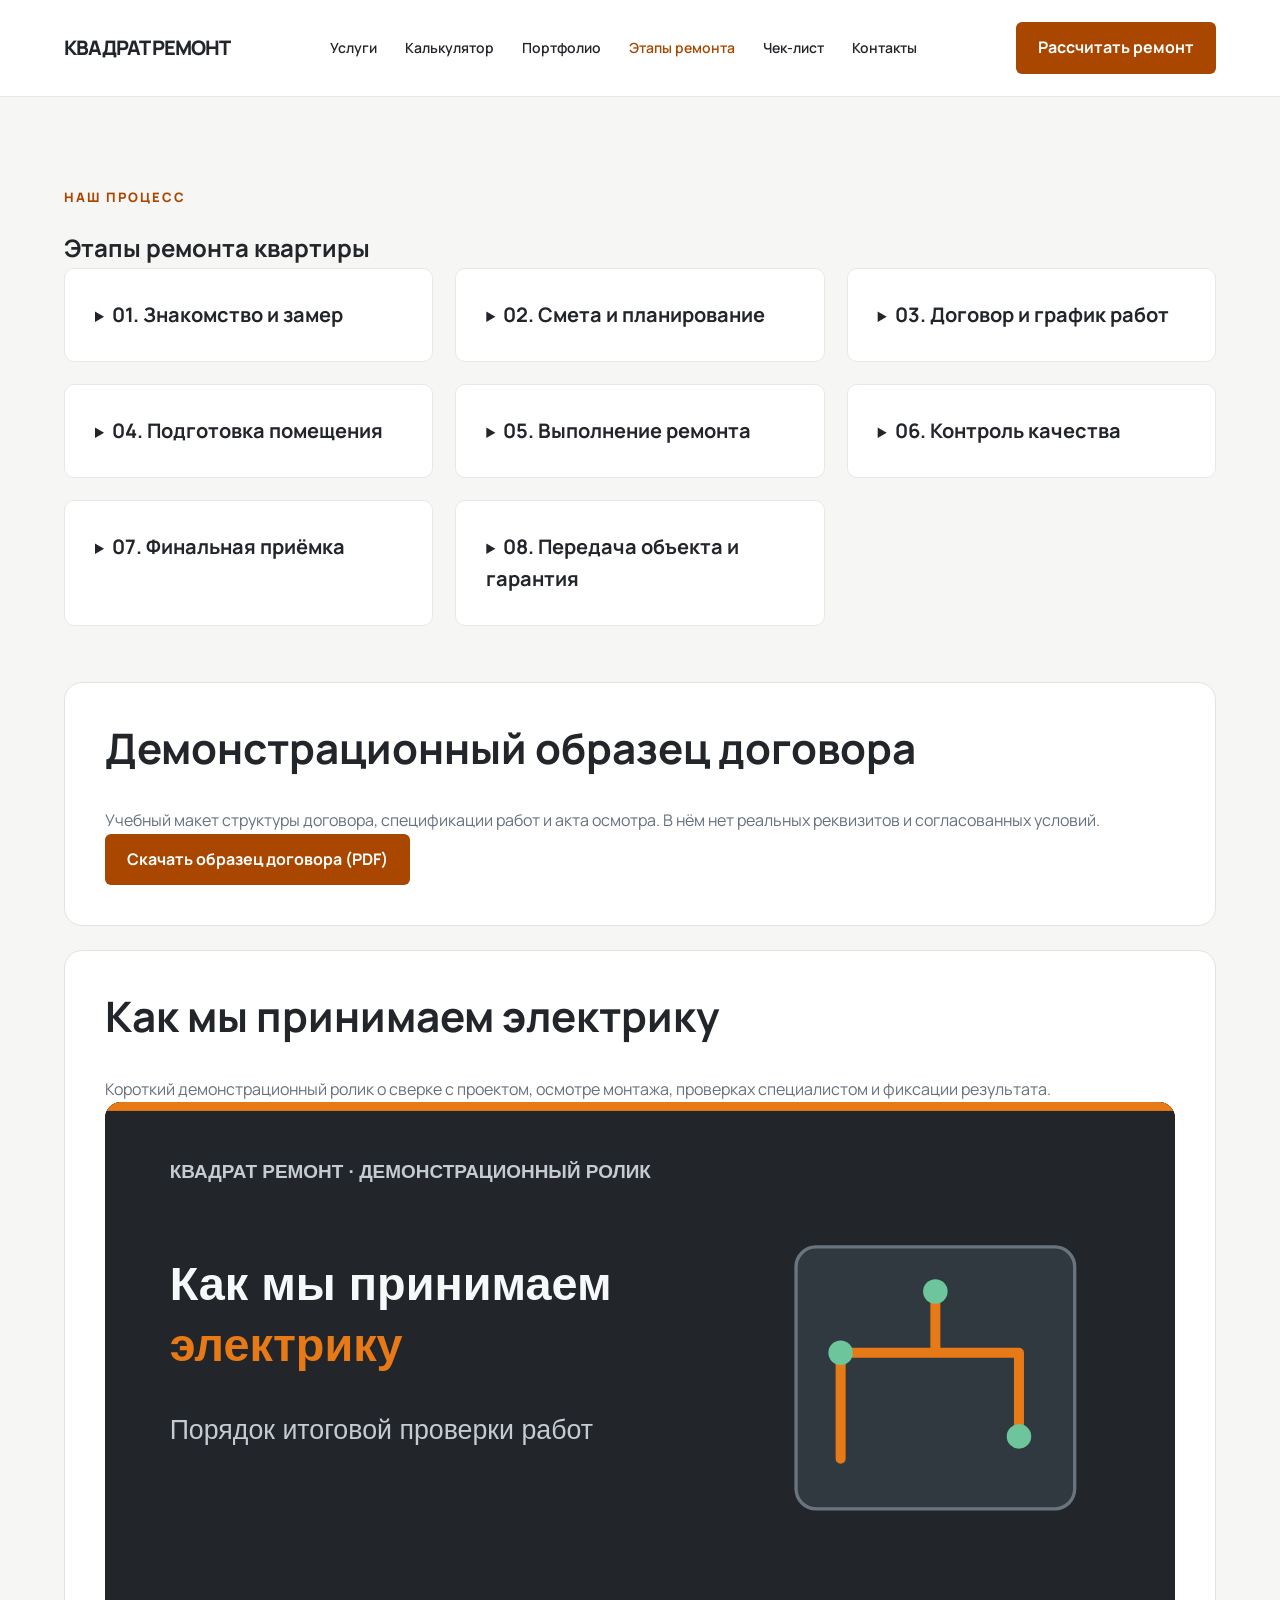
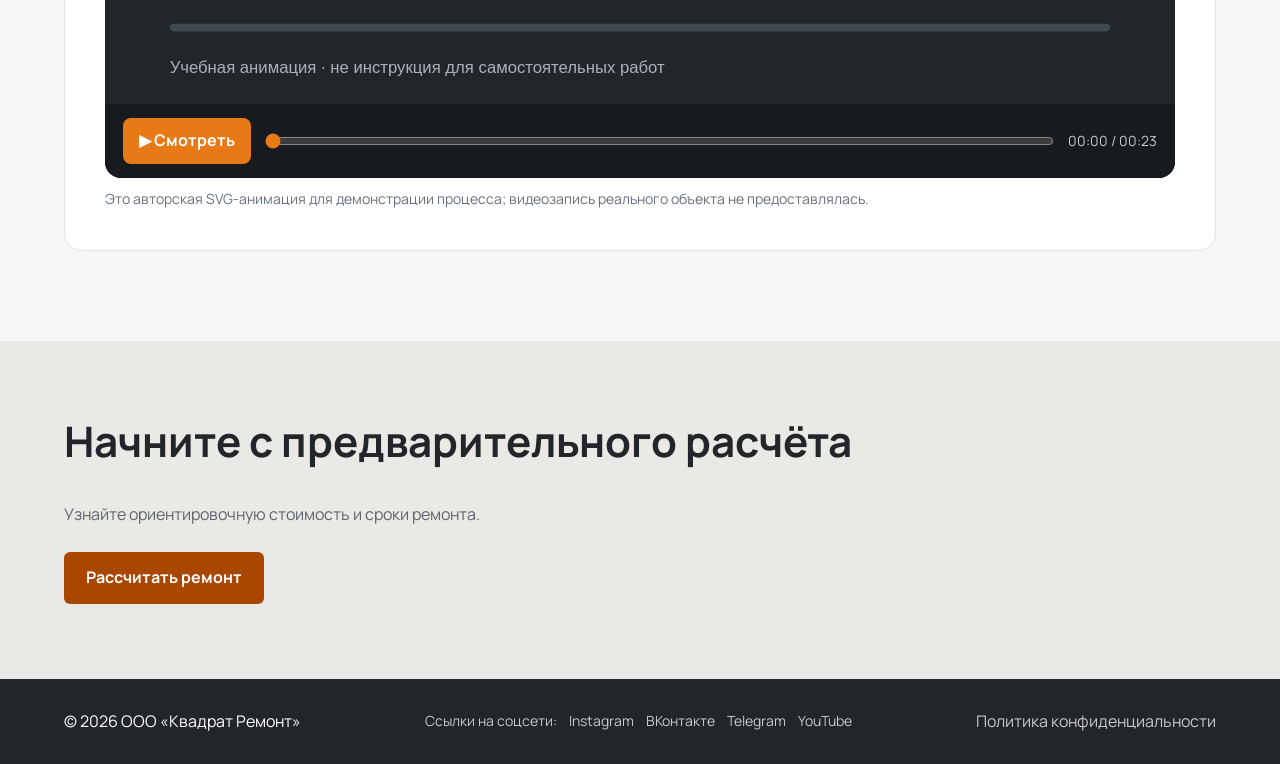
<file: stages.html>
<!DOCTYPE html>
<html lang="ru">
<head>
  <!-- Google tag (gtag.js) -->
  <script async src="https://www.googletagmanager.com/gtag/js?id=G-MNWBR6TDY7"></script>
  <script>
    window.dataLayer = window.dataLayer || [];
    function gtag(){dataLayer.push(arguments);}
    gtag('js', new Date());
    gtag('config', 'G-MNWBR6TDY7');
  </script>

  <meta charset="UTF-8">
  <meta name="viewport" content="width=device-width, initial-scale=1.0">
  <meta name="description" content="Основные этапы ремонта квартиры под ключ.">
  <link rel="icon" type="image/svg+xml" href="img/favicon.svg">
  <meta property="og:type" content="website">
  <meta property="og:locale" content="ru_RU">
  <meta property="og:site_name" content="Квадрат Ремонт">
  <meta property="og:title" content="Этапы ремонта - Квадрат Ремонт">
  <meta property="og:description" content="Основные этапы ремонта квартиры под ключ.">
  <meta property="og:image" content="https://tz-13-remont-kvadrat.vercel.app/img/og-cover.png">
  <meta property="og:image:type" content="image/png">
  <meta property="og:image:width" content="1200">
  <meta property="og:image:height" content="630">
  <meta property="og:image:alt" content="Квадрат Ремонт — ремонт квартир под ключ">
  <title>Этапы ремонта - Квадрат Ремонт</title>
  <link rel="stylesheet" href="css/style.css">

  <style>
    .stage-card {
      cursor: pointer;
    }

    .stage-card summary {
      cursor: pointer;
      list-style-position: inside;
    }

    .stage-card summary h3 {
      display: inline;
    }

    .stage-card p {
      margin-top: 16px;
    }

    .stage-materials {
      display: grid;
      gap: 24px;
      margin-top: 56px;
    }

    .stage-material-card {
      padding: clamp(22px, 4vw, 40px);
      border: 1px solid #e2e2df;
      border-radius: 18px;
      background: #fff;
    }

    .stage-material-card h2,
    .stage-material-card h3 { margin-top: 0; }

    .stage-material-card p { color: #65717d; }

    .demo-player {
      overflow: hidden;
      border-radius: 16px;
      background: #22262b;
      color: #f7f8f9;
    }

    .demo-player svg { display: block; width: 100%; height: auto; }
    .demo-scene[hidden] { display: none; }

    .demo-player-controls {
      display: flex;
      align-items: center;
      gap: 14px;
      padding: 14px 18px;
      background: #171a1e;
    }

    .demo-player-controls button {
      padding: 10px 16px;
      border: 0;
      border-radius: 8px;
      background: #e77a16;
      color: #fff;
      font: inherit;
      font-weight: 700;
      cursor: pointer;
    }

    .demo-player-controls input[type="range"] { flex: 1; accent-color: #e77a16; }

    .demo-player-status { min-width: 88px; color: #c4cbd1; font-size: 14px; }

    .demo-video-note { margin: 10px 0 0; font-size: 14px; }

    @media (max-width: 600px) {
      .demo-player-controls { flex-wrap: wrap; }
      .demo-player-controls input[type="range"] { order: 3; flex-basis: 100%; }
    }
  </style>
</head>
<body>

  <header class="header">
    <div class="container header-inner">
      <a href="index.html" class="logo">КВАДРАТ РЕМОНТ</a>
      <nav class="nav">
        <a href="services.html">Услуги</a>
        <a href="calculator.html">Калькулятор</a>
        <a href="portfolio.html">Портфолио</a>
        <a href="stages.html" aria-current="page">Этапы ремонта</a>
        <a href="checklist.html">Чек-лист</a>
        <a href="contacts.html">Контакты</a>
      </nav>
      <a href="calculator.html" class="header-button">Рассчитать ремонт</a>
    </div>
  </header>

  <main>
    <section class="services-preview">
      <div class="container">
        <p class="section-label">НАШ ПРОЦЕСС</p>
        <h1>Этапы ремонта квартиры</h1>

        <div class="service-cards">

          <details class="service-card stage-card" data-stage="stage_1">
            <summary><h3>01. Знакомство и замер</h3></summary>
            <p>Обсуждаем задачи, осматриваем помещение и выполняем замеры.</p>
          </details>

          <details class="service-card stage-card" data-stage="stage_2">
            <summary><h3>02. Смета и планирование</h3></summary>
            <p>Согласуем перечень работ, стоимость и сроки ремонта.</p>
          </details>

          <details class="service-card stage-card" data-stage="stage_3">
            <summary><h3>03. Договор и график работ</h3></summary>
            <p>Оформляем договор и закрепляем согласованную смету и порядок выполнения работ.</p>
          </details>

          <details class="service-card stage-card" data-stage="stage_4">
            <summary><h3>04. Подготовка помещения</h3></summary>
            <p>Защищаем поверхности и готовим квартиру к началу ремонта.</p>
          </details>

          <details class="service-card stage-card" data-stage="stage_5">
            <summary><h3>05. Выполнение ремонта</h3></summary>
            <p>Проводим строительные и отделочные работы.</p>
          </details>

          <details class="service-card stage-card" data-stage="stage_6">
            <summary><h3>06. Контроль качества</h3></summary>
            <p>Проверяем выполненные работы по этапам и исправляем замечания.</p>
          </details>

          <details class="service-card stage-card" data-stage="stage_7">
            <summary><h3>07. Финальная приёмка</h3></summary>
            <p>Вместе с заказчиком осматриваем результат и фиксируем оставшиеся замечания.</p>
          </details>

          <details class="service-card stage-card" data-stage="stage_8">
            <summary><h3>08. Передача объекта и гарантия</h3></summary>
            <p>Передаём готовое помещение и документы, рассказываем об условиях трёхлетней гарантии на работы.</p>
          </details>

        </div>

        <div class="stage-materials">
          <article class="stage-material-card">
            <h2>Демонстрационный образец договора</h2>
            <p>Учебный макет структуры договора, спецификации работ и акта осмотра. В нём нет реальных реквизитов и согласованных условий.</p>
            <a class="button" href="files/demo-contract-remont.pdf" download="demo-contract-remont.pdf">Скачать образец договора (PDF)</a>
          </article>

          <article class="stage-material-card">
            <h2>Как мы принимаем электрику</h2>
            <p>Короткий демонстрационный ролик о сверке с проектом, осмотре монтажа, проверках специалистом и фиксации результата.</p>
            <div class="demo-player" data-duration="23" aria-label="Анимационный учебный ролик «Как мы принимаем электрику»">
              <svg viewBox="0 0 960 540" role="img" aria-labelledby="electrical-video-title electrical-video-description">
                <title id="electrical-video-title">Как мы принимаем электрику</title>
                <desc id="electrical-video-description">Учебная анимация: сверка со схемой, осмотр монтажа специалистом, необходимые проверки и акт осмотра.</desc>
                <rect width="960" height="540" fill="#22262b" />
                <rect width="960" height="8" fill="#e77a16" />
                <text x="58" y="68" fill="#c4cbd1" font-size="17" font-weight="700" font-family="Arial, sans-serif">КВАДРАТ РЕМОНТ · ДЕМОНСТРАЦИОННЫЙ РОЛИК</text>
                <g class="demo-scene" data-scene="0">
                  <text x="58" y="178" fill="#f7f8f9" font-size="42" font-weight="700" font-family="Arial, sans-serif">Как мы принимаем</text>
                  <text x="58" y="232" fill="#e77a16" font-size="42" font-weight="700" font-family="Arial, sans-serif">электрику</text>
                  <text x="58" y="302" fill="#c4cbd1" font-size="24" font-family="Arial, sans-serif">Порядок итоговой проверки работ</text>
                  <rect x="620" y="130" width="250" height="235" rx="18" fill="#303840" stroke="#69747e" stroke-width="3" />
                  <path d="M660 320 V225 H745 V170 M745 225 H820 V300" fill="none" stroke="#e77a16" stroke-width="9" stroke-linecap="round" stroke-linejoin="round" />
                  <circle cx="660" cy="225" r="11" fill="#6dc69b" /><circle cx="745" cy="170" r="11" fill="#6dc69b" /><circle cx="820" cy="300" r="11" fill="#6dc69b" />
                </g>
                <g class="demo-scene" data-scene="1" style="display:none">
                  <text x="58" y="166" fill="#f7f8f9" font-size="40" font-weight="700" font-family="Arial, sans-serif">1. Сверяем с проектом</text>
                  <text x="58" y="226" fill="#c4cbd1" font-size="23" font-family="Arial, sans-serif"><tspan x="58">Расположение розеток, выключателей</tspan><tspan x="58" dy="36">и выводов сверяем с согласованной схемой.</tspan></text>
                  <rect x="610" y="145" width="265" height="210" rx="14" fill="#303840" stroke="#9aa4ad" stroke-width="3" />
                  <path d="M742 146 V245 H875 M610 270 H742" fill="none" stroke="#9aa4ad" stroke-width="5" />
                  <circle cx="675" cy="220" r="12" fill="#6dc69b" /><circle cx="802" cy="195" r="12" fill="#e77a16" /><circle cx="820" cy="310" r="12" fill="#6dc69b" />
                </g>
                <g class="demo-scene" data-scene="2" style="display:none">
                  <text x="58" y="166" fill="#f7f8f9" font-size="40" font-weight="700" font-family="Arial, sans-serif">2. Осматриваем монтаж</text>
                  <text x="58" y="226" fill="#c4cbd1" font-size="23" font-family="Arial, sans-serif"><tspan x="58">Специалист осматривает доступные элементы</tspan><tspan x="58" dy="36">и качество установки.</tspan></text>
                  <rect x="700" y="135" width="150" height="220" rx="24" fill="#edf0f2" />
                  <circle cx="750" cy="220" r="10" fill="#69747e" /><circle cx="800" cy="220" r="10" fill="#69747e" />
                  <path d="M760 275 Q775 300 790 275" fill="none" stroke="#69747e" stroke-width="8" />
                  <circle cx="680" cy="350" r="22" fill="#6dc69b" /><path d="M670 350 l8 8 15 -18" fill="none" stroke="#fff" stroke-width="5" />
                </g>
                <g class="demo-scene" data-scene="3" style="display:none">
                  <text x="58" y="166" fill="#f7f8f9" font-size="40" font-weight="700" font-family="Arial, sans-serif">3. Проводим проверки</text>
                  <text x="58" y="226" fill="#c4cbd1" font-size="23" font-family="Arial, sans-serif"><tspan x="58">Необходимые испытания выполняет</tspan><tspan x="58" dy="36">квалифицированный электрик.</tspan></text>
                  <rect x="710" y="130" width="150" height="230" rx="20" fill="#edf0f2" />
                  <rect x="735" y="162" width="100" height="54" rx="8" fill="#303840" />
                  <text x="785" y="198" fill="#6dc69b" font-size="24" text-anchor="middle" font-weight="700" font-family="Arial, sans-serif">OK</text>
                  <path d="M746 255 L720 338 M822 255 L850 338" stroke="#e77a16" stroke-width="7" />
                  <text x="785" y="392" fill="#c4cbd1" font-size="15" text-anchor="middle" font-weight="700" font-family="Arial, sans-serif">
                    <tspan x="785">РАБОТУ ВЫПОЛНЯЕТ</tspan>
                    <tspan x="785" dy="20">СПЕЦИАЛИСТ</tspan>
                  </text>
                </g>
                <g class="demo-scene" data-scene="4" style="display:none">
                  <text x="58" y="166" fill="#f7f8f9" font-size="40" font-weight="700" font-family="Arial, sans-serif">4. Фиксируем результат</text>
                  <text x="58" y="226" fill="#c4cbd1" font-size="23" font-family="Arial, sans-serif"><tspan x="58">Результаты осмотра и замечания</tspan><tspan x="58" dy="36">записываем и передаём заказчику.</tspan></text>
                  <rect x="690" y="125" width="190" height="250" rx="14" fill="#edf0f2" />
                  <rect x="720" y="158" width="130" height="12" rx="6" fill="#e77a16" />
                  <path d="M730 220 h112 M730 270 h112 M730 320 h112" stroke="#aeb8c1" stroke-width="5" />
                  <path d="M710 217 l8 8 15 -18 M710 267 l8 8 15 -18 M710 317 l8 8 15 -18" fill="none" stroke="#6dc69b" stroke-width="5" />
                </g>
                <rect x="58" y="468" width="844" height="7" rx="4" fill="#424950" />
                <rect class="demo-player-progress" x="58" y="468" width="0" height="7" rx="4" fill="#e77a16" />
                <text x="58" y="512" fill="#aab2b9" font-size="15" font-family="Arial, sans-serif">Учебная анимация · не инструкция для самостоятельных работ</text>
              </svg>
              <div class="demo-player-controls">
                <button type="button" class="demo-player-toggle" aria-pressed="false">▶ Смотреть</button>
                <input class="demo-player-seek" type="range" min="0" max="23" step="0.1" value="0" aria-label="Позиция ролика">
                <span class="demo-player-status" aria-live="polite">00:00 / 00:23</span>
              </div>
            </div>
            <p class="demo-video-note">Это авторская SVG-анимация для демонстрации процесса; видеозапись реального объекта не предоставлялась.</p>
          </article>
        </div>
      </div>
    </section>

    <section class="calculator-preview">
      <div class="container">
        <h2>Начните с предварительного расчёта</h2>
        <p>Узнайте ориентировочную стоимость и сроки ремонта.</p>
        <a href="calculator.html" class="button">Рассчитать ремонт</a>
      </div>
    </section>
  </main>

  <footer class="footer">
    <div class="container">
      <p>© 2026 ООО «Квадрат Ремонт»</p>
      <div class="footer-social" aria-label="Демонстрационные ссылки на социальные сети">
        <span>Ссылки на соцсети:</span>
        <a href="https://www.instagram.com/kvadrat_remont_demo/" data-social="instagram" data-page-section="footer" target="_blank" rel="noopener noreferrer">Instagram</a>
        <a href="https://vk.com/kvadrat_remont_demo" data-social="vk" data-page-section="footer" target="_blank" rel="noopener noreferrer">ВКонтакте</a>
        <a href="https://t.me/kvadrat_sales" data-social="telegram" data-page-section="footer" target="_blank" rel="noopener noreferrer">Telegram</a>
        <a href="https://www.youtube.com/@kvadrat_remont_demo" data-social="youtube" data-page-section="footer" target="_blank" rel="noopener noreferrer">YouTube</a>
      </div>
      <a href="privacy.html">Политика конфиденциальности</a>
    </div>
  </footer>

  <script src="js/analytics.js"></script>

  <script>
    document.querySelectorAll('.stage-card').forEach(function(card) {
      card.addEventListener('toggle', function() {
        if (card.open) {
          trackEvent('stage_open', {
            stage_id: card.dataset.stage
          });
        }
      });
    });

    const player = document.querySelector('.demo-player');
    if (player) {
      const toggle = player.querySelector('.demo-player-toggle');
      const seek = player.querySelector('.demo-player-seek');
      const status = player.querySelector('.demo-player-status');
      const progress = player.querySelector('.demo-player-progress');
      const scenes = Array.from(player.querySelectorAll('.demo-scene'));
      const duration = Number(player.dataset.duration) || 23;
      let position = 0;
      let startedAt = 0;
      let frame = 0;
      let playing = false;

      function paint(nextPosition) {
        position = Math.max(0, Math.min(duration, nextPosition));
        seek.value = String(position);
        const seconds = Math.floor(position);
        status.textContent = `00:${String(seconds).padStart(2, '0')} / 00:${String(duration).padStart(2, '0')}`;
        progress.setAttribute('width', String(844 * position / duration));
        const index = Math.min(scenes.length - 1, Math.floor(position / (duration / scenes.length)));
        scenes.forEach((scene, sceneIndex) => {
          scene.style.display = sceneIndex === index ? '' : 'none';
        });
      }

      function tick(now) {
        if (!playing) return;
        paint((now - startedAt) / 1000);
        if (position >= duration) {
          playing = false;
          toggle.textContent = '↻ Просмотреть ещё раз';
          toggle.setAttribute('aria-pressed', 'false');
          return;
        }
        frame = requestAnimationFrame(tick);
      }

      toggle.addEventListener('click', function() {
        if (playing) {
          playing = false;
          cancelAnimationFrame(frame);
          toggle.textContent = '▶ Продолжить';
          toggle.setAttribute('aria-pressed', 'false');
          return;
        }
        if (position >= duration) paint(0);
        playing = true;
        startedAt = performance.now() - position * 1000;
        toggle.textContent = 'Ⅱ Пауза';
        toggle.setAttribute('aria-pressed', 'true');
        trackEvent('video_play', { video_title: 'Как мы принимаем электрику' });
        frame = requestAnimationFrame(tick);
      });

      seek.addEventListener('input', function() {
        paint(Number(seek.value));
        if (playing) startedAt = performance.now() - position * 1000;
      });
      paint(0);
    }
  </script>

</body>
</html>
</file>
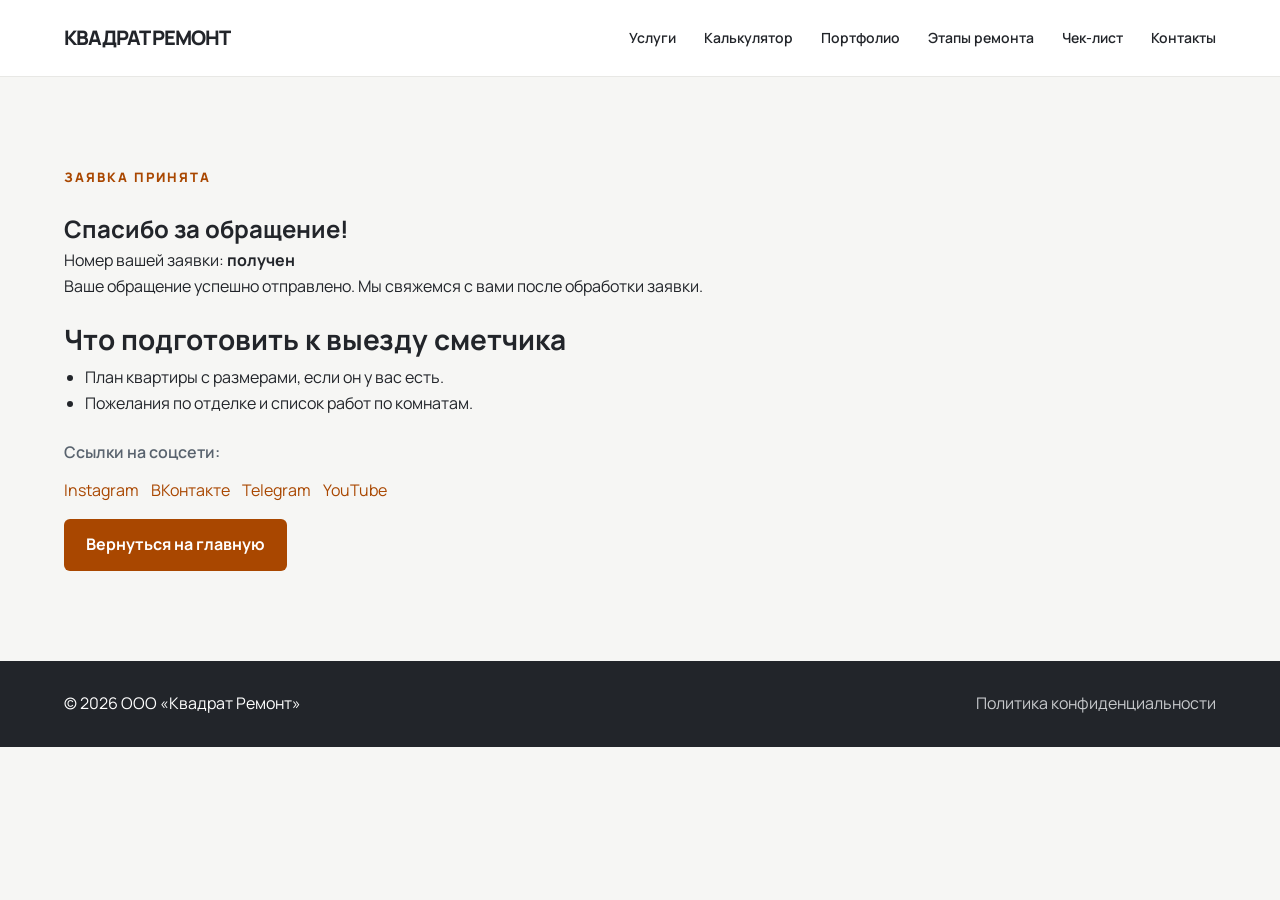
<file: thanks.html>
<!DOCTYPE html>
<html lang="ru">
<head>
  <!-- Google tag (gtag.js) -->
<script async src="https://www.googletagmanager.com/gtag/js?id=G-MNWBR6TDY7"></script>
<script>
  window.dataLayer = window.dataLayer || [];
  function gtag(){dataLayer.push(arguments);}
  gtag('js', new Date());
  gtag('config', 'G-MNWBR6TDY7');
</script>

  <meta charset="UTF-8">
  <meta name="viewport" content="width=device-width, initial-scale=1.0">
  <meta name="description" content="Спасибо за обращение в компанию Квадрат Ремонт.">
  <link rel="icon" type="image/svg+xml" href="img/favicon.svg">
  <meta property="og:type" content="website">
  <meta property="og:locale" content="ru_RU">
  <meta property="og:site_name" content="Квадрат Ремонт">
  <meta property="og:title" content="Спасибо за заявку - Квадрат Ремонт">
  <meta property="og:description" content="Спасибо за обращение в компанию Квадрат Ремонт.">
  <meta property="og:image" content="https://tz-13-remont-kvadrat.vercel.app/img/og-cover.png">
  <meta property="og:image:type" content="image/png">
  <meta property="og:image:width" content="1200">
  <meta property="og:image:height" content="630">
  <meta property="og:image:alt" content="Квадрат Ремонт — ремонт квартир под ключ">
  <title>Спасибо за заявку - Квадрат Ремонт</title>
  <link rel="stylesheet" href="css/style.css">
</head>
<body>

  <header class="header">
    <div class="container header-inner">
      <a href="index.html" class="logo">КВАДРАТ РЕМОНТ</a>
      <nav class="nav">
        <a href="services.html">Услуги</a>
        <a href="calculator.html">Калькулятор</a>
        <a href="portfolio.html">Портфолио</a>
        <a href="stages.html">Этапы ремонта</a>
        <a href="checklist.html">Чек-лист</a>
        <a href="contacts.html">Контакты</a>
      </nav>
    </div>
  </header>

  <main>
    <section class="services-preview">
      <div class="container">
        <p class="section-label">ЗАЯВКА ПРИНЯТА</p>
        <h1>Спасибо за обращение!</h1>
        <p>Номер вашей заявки: <strong id="request-number">получен</strong></p>
        <p>Ваше обращение успешно отправлено. Мы свяжемся с вами после обработки заявки.</p>

        <section class="visit-preparation" aria-labelledby="visit-preparation-title">
          <h2 id="visit-preparation-title">Что подготовить к выезду сметчика</h2>
          <ul>
            <li>План квартиры с размерами, если он у вас есть.</li>
            <li>Пожелания по отделке и список работ по комнатам.</li>
          </ul>
        </section>

        <div class="thanks-social" aria-label="Демонстрационные ссылки на социальные сети">
          <p>Ссылки на соцсети:</p>
          <a href="https://www.instagram.com/kvadrat_remont_demo/" data-social="instagram" data-page-section="thanks" target="_blank" rel="noopener noreferrer">Instagram</a>
          <a href="https://vk.com/kvadrat_remont_demo" data-social="vk" data-page-section="thanks" target="_blank" rel="noopener noreferrer">ВКонтакте</a>
          <a href="https://t.me/kvadrat_sales" data-social="telegram" data-page-section="thanks" target="_blank" rel="noopener noreferrer">Telegram</a>
          <a href="https://www.youtube.com/@kvadrat_remont_demo" data-social="youtube" data-page-section="thanks" target="_blank" rel="noopener noreferrer">YouTube</a>
        </div>

        <a href="index.html" class="button">Вернуться на главную</a>
      </div>
    </section>
  </main>

  <footer class="footer">
    <div class="container">
      <p>© 2026 ООО «Квадрат Ремонт»</p>
      <a href="privacy.html">Политика конфиденциальности</a>
    </div>
  </footer>

  <script src="js/analytics.js"></script>
  <script>
    const requestId = sessionStorage.getItem("kvadrat_last_request_id");
    if (requestId) document.getElementById("request-number").textContent = requestId;
  </script>
</body>
</html>
</file>
<file: css/style.css>
@import url('https://fonts.googleapis.com/css2?family=Manrope:wght@400;500;600;700;800&display=swap');

:root {
  --orange: #E07B1F;
  --orange-contrast: #A94700;
  --concrete: #9AA0A6;
  --light: #F6F6F4;
  --graphite: #22252A;
  --white: #FFFFFF;
}

* {
  box-sizing: border-box;
  margin: 0;
  padding: 0;
}

body {
  font-family: 'Manrope', sans-serif;
  background: var(--light);
  color: var(--graphite);
  line-height: 1.6;
}

a {
  color: inherit;
  text-decoration: none;
}

.container {
  width: min(1180px, 90%);
  margin: 0 auto;
}

/* Шапка сайта */

.header {
  background: var(--white);
  padding: 22px 0;
  border-bottom: 1px solid #e8e8e5;
}

.header-inner {
  display: flex;
  align-items: center;
  justify-content: space-between;
  gap: 25px;
}

.logo {
  font-size: 20px;
  font-weight: 800;
  letter-spacing: -1px;
}

.nav {
  display: flex;
  gap: 28px;
}

.nav a {
  font-size: 14px;
  font-weight: 600;
}

.nav a:hover,
.header [aria-current="page"] {
  color: var(--orange-contrast);
}

.home-header-actions {
  display: flex;
  align-items: center;
  flex-wrap: wrap;
  gap: 8px 16px;
}

.header-phone {
  display: flex;
  align-items: center;
  min-height: 44px;
  white-space: nowrap;
  font-weight: 700;
}

.header-button,
.button {
  display: inline-block;
  background: var(--orange-contrast);
  color: var(--white);
  padding: 13px 22px;
  border-radius: 6px;
  font-weight: 700;
  transition: 0.2s;
}

.header-button:hover,
.button:hover {
  background: #843D00;
}

/* Главный экран */

.hero {
  padding: 110px 0 90px;
  background: var(--graphite);
  color: var(--white);
}

.hero-content {
  max-width: 1180px;
}

.hero-label {
  color: var(--orange);
  font-size: 13px;
  font-weight: 800;
  letter-spacing: 2px;
  margin-bottom: 22px;
}

.section-label {
  color: var(--orange-contrast);
  font-size: 13px;
  font-weight: 800;
  letter-spacing: 2px;
  margin-bottom: 22px;
}

.hero h1 {
  max-width: 850px;
  font-size: clamp(38px, 6vw, 68px);
  line-height: 1.12;
  letter-spacing: -3px;
  margin-bottom: 25px;
}

.hero h1 span {
  color: var(--orange);
}

.hero-description {
  max-width: 650px;
  color: #c7c9cc;
  font-size: 17px;
  margin-bottom: 32px;
}

.hero-actions {
  display: flex;
  flex-wrap: wrap;
  gap: 14px;
}

.button-outline {
  background: transparent;
  border: 1px solid var(--concrete);
}

.button-outline:hover {
  background: var(--white);
  color: var(--graphite);
}

.hero-info {
  display: flex;
  flex-wrap: wrap;
  gap: 55px;
  margin-top: 75px;
  padding-top: 30px;
  border-top: 1px solid #45484d;
}

.hero-info div {
  display: flex;
  flex-direction: column;
}

.hero-info strong {
  font-size: 17px;
}

.hero-info span {
  color: var(--concrete);
  font-size: 13px;
}

/* Блок услуг */

.services-preview {
  padding: 90px 0;
}

.services-preview h2,
.calculator-preview h2 {
  font-size: clamp(28px, 4vw, 42px);
  line-height: 1.2;
  margin-bottom: 35px;
}

.service-cards {
  display: grid;
  grid-template-columns: repeat(3, 1fr);
  gap: 22px;
}

.service-card {
  background: var(--white);
  padding: 30px;
  border-radius: 10px;
  border: 1px solid #e8e8e5;
}

.service-card h3 {
  font-size: 20px;
  margin-bottom: 15px;
}

.service-card p {
  color: #686d73;
  margin-bottom: 22px;
}

.service-card a {
  color: var(--orange-contrast);
  font-weight: 800;
}

.service-card a.button {
  color: var(--white);
}

.bathroom-service {
  margin-top: 24px;
  scroll-margin-top: 20px;
}

.home-projects-note {
  margin: -18px 0 24px;
}

.visit-preparation {
  margin-top: 24px;
}

.visit-preparation h2 {
  font-size: clamp(20px, 3vw, 28px);
  margin-bottom: 8px;
}

.visit-preparation ul {
  padding-left: 1.3em;
}

.contact-details {
  margin-top: 28px;
  max-width: 760px;
}

.contact-details h2 {
  margin-bottom: 18px;
}

.contact-details p {
  margin-bottom: 12px;
}

.contact-details .demo-contact-note,
.demo-contact-note {
  margin-top: 20px;
  color: #686d73;
  font-size: 0.9em;
}

/* Make lead form controls comfortable to use on a narrow touch screen. */
#lead-form > input:not([type="hidden"]):not([type="checkbox"]),
#lead-form > select {
  display: block;
  width: 100%;
  min-height: 44px;
  padding: 10px 12px;
  border: 1px solid #d7d8d4;
  border-radius: 6px;
  background: var(--white);
  color: var(--graphite);
  font: inherit;
  font-size: 16px;
}

#lead-form .consent-label {
  display: flex;
  align-items: flex-start;
  gap: 10px;
  min-height: 44px;
  cursor: pointer;
}

#lead-form .consent-label > span {
  display: block;
  flex: 1 1 auto;
  min-width: 0;
}

#lead-form input[type="checkbox"] {
  flex: 0 0 20px;
  width: 20px;
  height: 20px;
  margin: 2px 0 0;
  accent-color: var(--orange);
}

/* Чек-лист приёмки: отдельная колонка списка с удобными зонами отметки. */
.checklist-actions {
  margin: 28px 0;
}

.checklist-groups {
  display: grid;
  grid-template-columns: repeat(2, minmax(0, 1fr));
  gap: 22px;
  margin-top: 28px;
}

.checklist-group {
  padding: 28px;
  background: var(--white);
  border: 1px solid #e8e8e5;
  border-radius: 12px;
}

.checklist-group h2,
.checklist-promo h2 {
  margin: 0 0 18px;
  font-size: 24px;
}

.checklist-group ol {
  margin: 0;
  padding-left: 28px;
}

.checklist-group li {
  padding: 0 0 16px 6px;
  color: #4f555c;
  line-height: 1.55;
}

.checklist-group li:last-child {
  padding-bottom: 0;
}

.checklist-group label {
  cursor: pointer;
}

.checklist-group input[type="checkbox"] {
  width: 18px;
  height: 18px;
  margin: 0 8px 0 0;
  vertical-align: -3px;
  accent-color: var(--orange);
}

.checklist-promo {
  display: flex;
  align-items: center;
  justify-content: space-between;
  gap: 24px;
  margin-top: 28px;
  padding: 28px;
  background: var(--white);
  border: 1px solid #e8e8e5;
  border-radius: 12px;
}

.checklist-promo p {
  margin: 0 0 16px;
  color: #686d73;
}

.checklist-promo .checklist-status {
  min-height: 1.4em;
  margin: 10px 0 0;
}

.checklist-promo .button {
  border: 0;
  cursor: pointer;
  font: inherit;
}

.checklist-promo a.button {
  flex: 0 0 auto;
  color: var(--white);
}

/* Портфолио: demonstration cards, filters and image dialogs. */
.portfolio-filters {
  display: flex;
  flex-wrap: wrap;
  gap: 18px;
  margin: 28px 0;
}

.portfolio-filters label {
  display: grid;
  gap: 8px;
  color: var(--dark);
  font-weight: 700;
}

.portfolio-filters select {
  min-width: 210px;
  padding: 12px 14px;
  border: 1px solid #d7d8d4;
  border-radius: 8px;
  background: var(--white);
  color: var(--dark);
  font: inherit;
}

.portfolio-card {
  display: flex;
  flex-direction: column;
  align-items: flex-start;
}

.portfolio-card[hidden] {
  display: none;
}

.portfolio-card-image {
  display: block;
  width: calc(100% + 60px);
  max-width: none;
  aspect-ratio: 4 / 3;
  margin: -30px -30px 20px;
  border-radius: 10px 10px 0 0;
  object-fit: cover;
}

.portfolio-demo-label {
  color: var(--orange-contrast) !important;
  font-size: 13px;
  font-weight: 800;
  margin-bottom: 10px !important;
}

.portfolio-card h2 {
  font-size: 21px;
  margin: 0 0 12px;
}

.portfolio-card p:not(.portfolio-demo-label) {
  margin-bottom: 14px;
}

.portfolio-card strong {
  margin-bottom: 20px;
}

.portfolio-open {
  margin-top: auto;
  border: 0;
  cursor: pointer;
}

.gallery-note {
  color: #686d73;
  text-align: center;
  margin-top: 24px;
}

.portfolio-modal,
.portfolio-image-modal {
  position: fixed;
  inset: 0;
  z-index: 1000;
  display: flex;
  align-items: center;
  justify-content: center;
  padding: 24px;
  background: rgba(34, 37, 42, 0.82);
}

.portfolio-modal[hidden],
.portfolio-image-modal[hidden] {
  display: none;
}

.portfolio-modal-panel {
  position: relative;
  width: min(760px, 100%);
  max-height: 90vh;
  overflow: auto;
  padding: 28px;
  border-radius: 12px;
  background: var(--white);
}

.portfolio-modal-panel h2 {
  margin: 0 48px 12px 0;
}

.portfolio-modal-panel > p {
  color: #686d73;
}

.portfolio-modal-close {
  position: absolute;
  top: 12px;
  right: 14px;
  z-index: 1;
  width: 42px;
  height: 42px;
  border: 0;
  border-radius: 50%;
  background: var(--white);
  color: var(--dark);
  font-size: 32px;
  line-height: 1;
  cursor: pointer;
}

.portfolio-modal-image-button {
  display: block;
  width: 100%;
  padding: 0;
  border: 0;
  background: transparent;
  cursor: zoom-in;
}

.portfolio-modal-image-button img {
  display: block;
  width: 100%;
  max-height: 60vh;
  border-radius: 8px;
  object-fit: cover;
}

.portfolio-image-modal {
  z-index: 1010;
  cursor: zoom-out;
}

.portfolio-image-modal img {
  max-width: min(1100px, 96vw);
  max-height: 90vh;
  object-fit: contain;
  border-radius: 8px;
}

@media (max-width: 800px) {
  .portfolio-card-image {
    width: calc(100% + 40px);
    margin: -20px -20px 18px;
  }

  .portfolio-modal-panel {
    padding: 22px;
  }
}

/* Блок калькулятора */

.calculator-preview {
  background: #e9e9e5;
  padding: 75px 0;
}

.calculator-preview p {
  margin-bottom: 25px;
  color: #5f656c;
}

/* Подвал */

.footer {
  background: var(--graphite);
  color: var(--white);
  padding: 30px 0;
}

.footer .container {
  display: flex;
  justify-content: space-between;
  align-items: center;
  gap: 20px;
  flex-wrap: wrap;
}

.footer a {
  color: #c7c9cc;
}

.footer-social,
.thanks-social {
  display: flex;
  align-items: center;
  flex-wrap: wrap;
  gap: 12px;
}

.footer-social {
  font-size: 14px;
}

.footer-social span {
  color: #c7c9cc;
}

.thanks-social {
  margin-top: 24px;
}

.thanks-social p {
  flex-basis: 100%;
  margin-bottom: 0;
  color: #59636e;
  font-weight: 600;
}

.thanks-social + .button {
  margin-top: 16px;
}

.thanks-social a {
  color: var(--orange-contrast);
}

/* Адаптация для телефонов */

@media (max-width: 800px) {
  .header-inner {
    flex-wrap: wrap;
  }

  .nav {
    order: 3;
    width: 100%;
    justify-content: space-between;
    gap: 12px;
  }

  .nav a {
    display: flex;
    align-items: center;
    min-height: 44px;
    font-size: 12px;
  }

  .service-cards {
    grid-template-columns: 1fr;
  }

  .checklist-groups {
    grid-template-columns: 1fr;
  }

  .checklist-promo {
    align-items: flex-start;
    flex-direction: column;
  }

  .hero {
    padding: 75px 0;
  }

  .hero h1 {
    letter-spacing: -1.5px;
  }

  .hero-info {
    gap: 25px;
  }
}

@media (max-width: 600px) {
  .nav {
    display: grid;
    grid-template-columns: repeat(3, minmax(0, 1fr));
    justify-content: initial;
    gap: 8px 12px;
  }

  .nav a {
    min-width: 0;
    font-size: 13px;
    line-height: 1.35;
    overflow-wrap: anywhere;
  }
}

/* Понятная отметка полей, которые не прошли встроенную проверку формы. */
.service-card input[aria-invalid="true"],
.service-card select[aria-invalid="true"] {
  border: 2px solid #b42318 !important;
  background-color: #fff1f0;
  outline: 2px solid rgba(180, 35, 24, 0.35) !important;
  outline-offset: 1px;
  box-shadow: 0 0 0 3px rgba(180, 35, 24, 0.12);
}

#form-message:empty {
  display: none;
}
</file>
